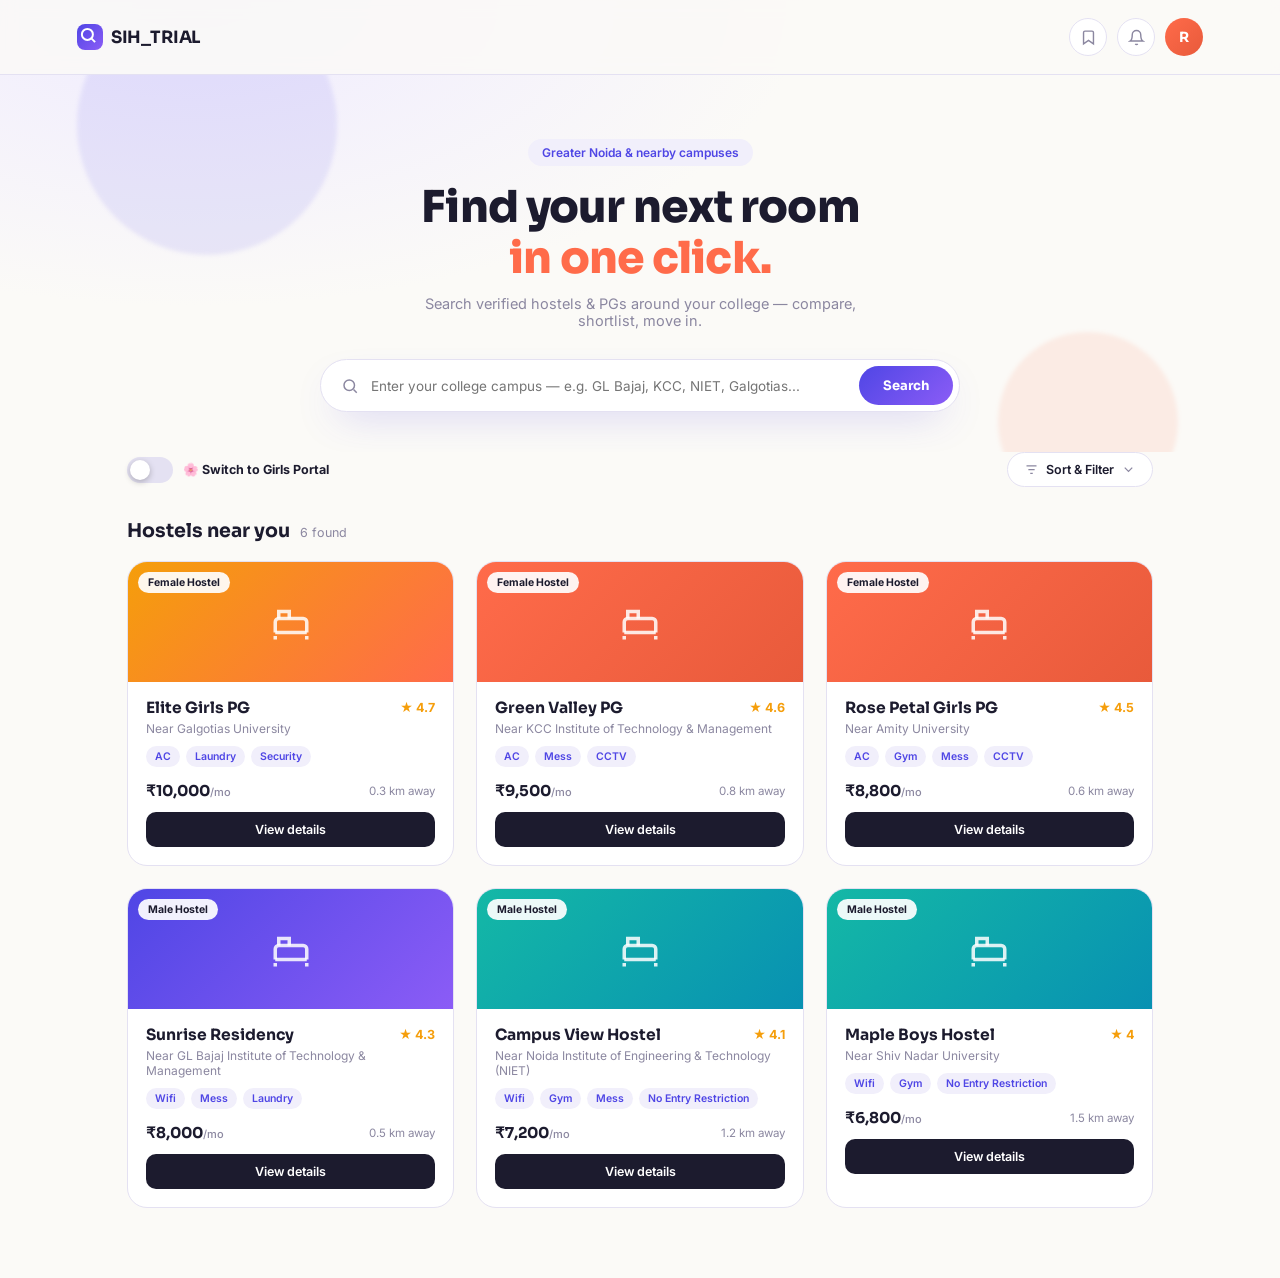
<file: home.html>
<!DOCTYPE html>
<html lang="en">
<head>
  <meta charset="UTF-8" />
  <meta name="viewport" content="width=device-width, initial-scale=1.0" />
  <title>SIH_TRIAL — find your hostel</title>

  <link rel="preconnect" href="https://fonts.googleapis.com">
  <link href="https://fonts.googleapis.com/css2?family=Sora:wght@400;600;700;800&family=Inter:wght@400;500;600&family=JetBrains+Mono:wght@500&display=swap" rel="stylesheet">

  <link rel="stylesheet" href="home.css">
</head>
<body>

  <!-- NAVBAR -->
  <header class="navbar">
    <div class="brand"><div class="mark"></div><span>SIH_TRIAL</span></div>
    <div class="nav-actions">
      <button class="icon-btn" title="Saved hostels">
        <svg viewBox="0 0 24 24" fill="none" stroke-width="2"><path d="M19 21l-7-5-7 5V5a2 2 0 012-2h10a2 2 0 012 2z"/></svg>
      </button>
      <button class="icon-btn" title="Notifications">
        <svg viewBox="0 0 24 24" fill="none" stroke-width="2"><path d="M18 8a6 6 0 10-12 0c0 7-3 9-3 9h18s-3-2-3-9"/><path d="M13.7 21a2 2 0 01-3.4 0"/></svg>
      </button>
      <div class="avatar">R</div>
    </div>
  </header>

  <!-- HERO / SEARCH -->
  <section class="hero">
    <div class="hero-blob hb1"></div>
    <div class="hero-blob hb2"></div>
    <div class="hearts-fx only-girls" aria-hidden="true">
      
    </div>

    <p class="eyebrow only-default">Greater Noida &amp; nearby campuses</p>
    <p class="eyebrow only-girls">✨ Girls Safety Portal ✨</p>

    <h1 class="only-default">Find your next room<br /><span>in one click.</span></h1>
    <h1 class="only-girls">Find a Home <br /><span>not just a room.</span></h1>

    <p class="hero-sub only-default">Search verified hostels &amp; PGs around your college — compare, shortlist, move in.</p>
    <p class="hero-sub only-girls">Handpicked, women-only stays — verified for safety, comfort and peace of mind.</p>

    <div class="search-bar">
      <svg viewBox="0 0 24 24" fill="none" stroke-width="2"><circle cx="11" cy="11" r="7"/><path d="M21 21l-4.3-4.3"/></svg>
      <input id="searchInput" type="text" placeholder="Enter your college campus — e.g. GL Bajaj, KCC, NIET, Galgotias..." />
      <button id="searchBtn" class="search-btn">Search</button>
    </div>

    <p class="girls-quote only-girls">"We treat every girl like our own daughter — safety, care and love<br> welcome to new home" 💗</p>
  </section>

  <!-- FILTERS -->
  <section class="filters">
    <label class="girls-toggle">
      <input type="checkbox" id="girlsModeToggle" />
      <span class="toggle-track"><span class="toggle-thumb"></span></span>
      <span class="toggle-label only-default">🌸 Switch to Girls Portal</span>
      <span class="toggle-label only-girls">Girls Portal is ON</span>
    </label>

    <div class="filter-dropdown" id="filterDropdown">
      <button class="dropdown-toggle" id="dropdownToggle" type="button">
        <svg viewBox="0 0 24 24" fill="none" stroke-width="2"><path d="M4 6h16M7 12h10M10 18h4"/></svg>
        Sort &amp; Filter
        <svg viewBox="0 0 24 24" fill="none" stroke-width="2"><path d="M6 9l6 6 6-6"/></svg>
      </button>

      <div class="dropdown-panel" id="dropdownPanel" hidden>
        <div class="panel-section">
          <h4>Sort by</h4>
          <label><input type="radio" name="sortOpt" value="review" checked /> Review (High to Low)</label>
          <label><input type="radio" name="sortOpt" value="distance" /> Distance (Near to Far)</label>
          <label><input type="radio" name="sortOpt" value="feeLow" /> Fee (Low to High)</label>
          <label><input type="radio" name="sortOpt" value="feeHigh" /> Fee (High to Low)</label>
        </div>

        <div class="panel-section">
          <h4>Amenities</h4>
          <label><input type="checkbox" id="gymFilter" /> Gym availability</label>
          <label><input type="checkbox" id="noRestrictionFilter" /> No entry restriction</label>
        </div>

        <div class="panel-section">
          <h4>Max Fee: <span id="feeValue">₹15,000</span></h4>
          <input type="range" id="feeRange" min="5000" max="15000" step="500" value="15000" />
        </div>

        <div class="panel-actions">
          <button class="reset-btn" id="resetFilters" type="button">Reset</button>
          <button class="apply-btn" id="applyFilters" type="button">Apply</button>
        </div>
      </div>
    </div>
  </section>

  <!-- RESULTS -->
  <section class="results">
    <div class="results-head">
      <h2 class="only-default">Hostels near you</h2>
      <h2 class="only-girls">💕 Hostels chosen for our girls</h2>
      <span id="resultCount" class="result-count"></span>
    </div>
    <div class="hostel-grid" id="hostelGrid"><!-- cards injected by home.js --></div>
    <p class="empty-state" id="emptyState" hidden>No hostels match that search — try a different college name.</p>
  </section>

  <script src="home.js"></script>
</body>
</html>
</file>
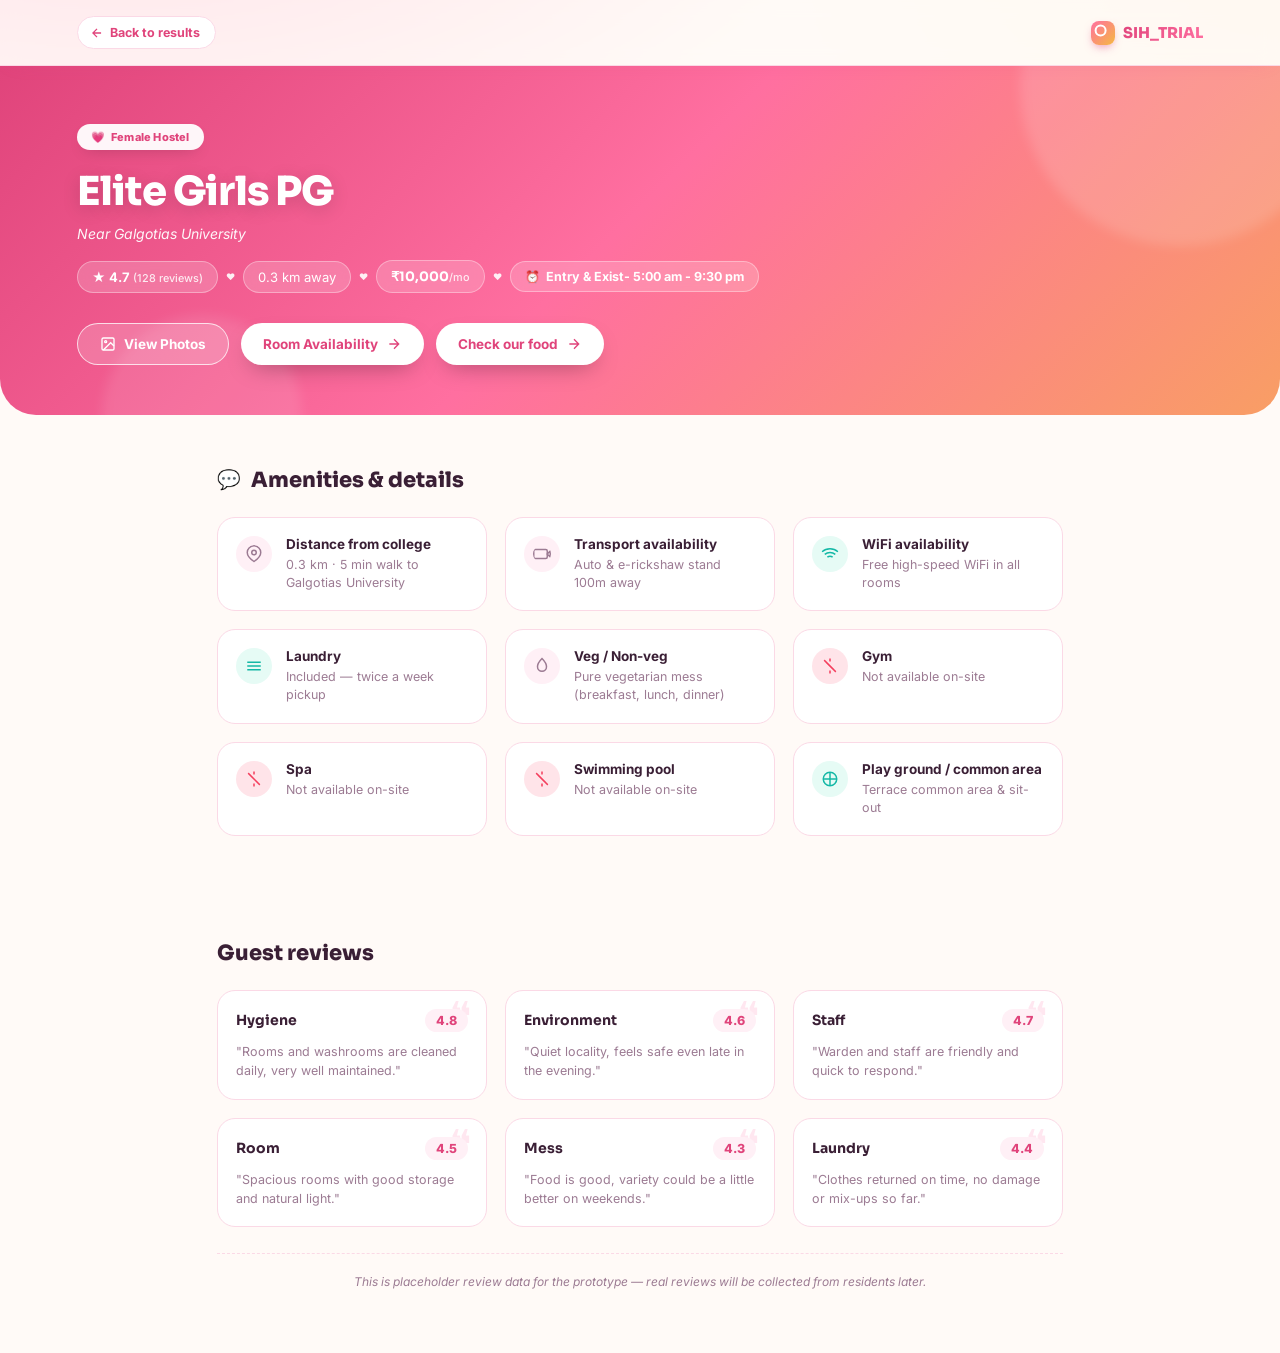
<file: hostel detail.html>
<!DOCTYPE html>
<html lang="en">
<head>
  <meta charset="UTF-8" />
  <meta name="viewport" content="width=device-width, initial-scale=1.0" />
  <title>Elite Girls PG — SIH_TRIAL</title>

  <link rel="preconnect" href="https://fonts.googleapis.com">
  <link href="https://fonts.googleapis.com/css2?family=Sora:wght@400;600;700;800&family=Inter:wght@400;500;600&family=JetBrains+Mono:wght@500&display=swap" rel="stylesheet">

  <link rel="stylesheet" href="hostel detail.css">
</head>
<body>

  <!-- NAVBAR -->
  <header class="navbar">
    <a href="home.html" class="back-btn">
      <svg viewBox="0 0 24 24" fill="none" stroke-width="2.2"><path d="M19 12H5M12 19l-7-7 7-7"/></svg>
      Back to results
    </a>
    <div class="brand"><div class="mark"></div><span>SIH_TRIAL</span></div>
  </header>

  <!-- HERO BANNER -->
  <section class="detail-hero grad-4">
    <div class="hero-content">
      <span class="gender-badge">Female Hostel</span>
      <h1>Elite Girls PG</h1>
      <p class="near">Near Galgotias University</p>
      <div class="hero-meta">
        <span class="rating">★ 4.7 <small>(128 reviews)</small></span>
        <span class="dot">•</span>
        <span>0.3 km away</span>
        <span class="dot">•</span>
        <span class="price">₹10,000<small>/mo</small></span>
        <span class="dot">•</span>
        <span class="timing">Entry & Exist- 5:00 am - 9:30 pm</span>
      </div>
      <div class="hero-actions">
        <button class="ghost-action" id="viewPhotosBtn">
          <svg viewBox="0 0 24 24" fill="none" stroke-width="2"><rect x="3" y="3" width="18" height="18" rx="2"/><circle cx="8.5" cy="8.5" r="1.5"/><path d="M21 15l-5-5L5 21"/></svg>
          View Photos
        </button>
        <a href='room availability.html' class="solid-action">
          Room Availability
          <svg viewBox="0 0 24 24" fill="none" stroke-width="2"><path d="M5 12h14M12 5l7 7-7 7"/></svg>
        </a>
        <a href='mess.html' class="solid-action">
          Check our food
          <svg viewBox="0 0 24 24" fill="none" stroke-width="2"><path d="M5 12h14M12 5l7 7-7 7"/></svg>
        </a>
      </div>
    </div>
  </section>

  <!-- AMENITIES -->
  <section class="section">
    <h2>Amenities &amp; details</h2>
    <div class="amenities-grid">
      <div class="amenity">
        <svg viewBox="0 0 24 24" fill="none" stroke-width="2"><path d="M21 10c0 6-9 12-9 12S3 16 3 10a9 9 0 0118 0z"/><circle cx="12" cy="10" r="3"/></svg>
        <div><h4>Distance from college</h4><p>0.3 km · 5 min walk to Galgotias University</p></div>
      </div>
      <div class="amenity">
        <svg viewBox="0 0 24 24" fill="none" stroke-width="2"><rect x="1" y="6" width="18" height="12" rx="2"/><path d="M23 8v8l-4-4z"/></svg>
        <div><h4>Transport availability</h4><p>Auto &amp; e-rickshaw stand 100m away</p></div>
      </div>
      <div class="amenity yes">
        <svg viewBox="0 0 24 24" fill="none" stroke-width="2"><path d="M5 12.55a11 11 0 0114.08 0M1.42 9a16 16 0 0121.16 0M8.53 16.11a6 6 0 016.95 0M12 20h.01"/></svg>
        <div><h4>WiFi availability</h4><p>Free high-speed WiFi in all rooms</p></div>
      </div>
      <div class="amenity yes">
        <svg viewBox="0 0 24 24" fill="none" stroke-width="2"><path d="M3 7h18M3 12h18M3 17h18"/></svg>
        <div><h4>Laundry</h4><p>Included — twice a week pickup</p></div>
      </div>
      <div class="amenity">
        <svg viewBox="0 0 24 24" fill="none" stroke-width="2"><path d="M12 2C8 6 6 9 6 13a6 6 0 0012 0c0-4-2-7-6-11z"/></svg>
        <div><h4>Veg / Non-veg</h4><p>Pure vegetarian mess (breakfast, lunch, dinner)</p></div>
      </div>
      <div class="amenity no">
        <svg viewBox="0 0 24 24" fill="none" stroke-width="2"><path d="M6.5 6.5l11 11M12 2v4M12 18v4M4.2 4.2l2.8 2.8M17 17l2.8 2.8"/></svg>
        <div><h4>Gym</h4><p>Not available on-site</p></div>
      </div>
      <div class="amenity no">
        <svg viewBox="0 0 24 24" fill="none" stroke-width="2"><path d="M6.5 6.5l11 11M12 2v4M12 18v4M4.2 4.2l2.8 2.8M17 17l2.8 2.8"/></svg>
        <div><h4>Spa</h4><p>Not available on-site</p></div>
      </div>
      <div class="amenity no">
        <svg viewBox="0 0 24 24" fill="none" stroke-width="2"><path d="M6.5 6.5l11 11M12 2v4M12 18v4M4.2 4.2l2.8 2.8M17 17l2.8 2.8"/></svg>
        <div><h4>Swimming pool</h4><p>Not available on-site</p></div>
      </div>
      <div class="amenity yes">
        <svg viewBox="0 0 24 24" fill="none" stroke-width="2"><circle cx="12" cy="12" r="9"/><path d="M12 3v18M3 12h18"/></svg>
        <div><h4>Play ground / common area</h4><p>Terrace common area &amp; sit-out</p></div>
      </div>
    </div>
  </section>

  <!-- REVIEWS -->
  <section class="section">
    <h2>Guest reviews</h2>
    <div class="review-grid">
      <div class="review-card">
        <div class="review-top"><h4>Hygiene</h4><span class="review-score">4.8</span></div>
        <p>"Rooms and washrooms are cleaned daily, very well maintained."</p>
      </div>
      <div class="review-card">
        <div class="review-top"><h4>Environment</h4><span class="review-score">4.6</span></div>
        <p>"Quiet locality, feels safe even late in the evening."</p>
      </div>
      <div class="review-card">
        <div class="review-top"><h4>Staff</h4><span class="review-score">4.7</span></div>
        <p>"Warden and staff are friendly and quick to respond."</p>
      </div>
      <div class="review-card">
        <div class="review-top"><h4>Room</h4><span class="review-score">4.5</span></div>
        <p>"Spacious rooms with good storage and natural light."</p>
      </div>
      <div class="review-card">
        <div class="review-top"><h4>Mess</h4><span class="review-score">4.3</span></div>
        <p>"Food is good, variety could be a little better on weekends."</p>
      </div>
      <div class="review-card">
        <div class="review-top"><h4>Laundry</h4><span class="review-score">4.4</span></div>
        <p>"Clothes returned on time, no damage or mix-ups so far."</p>
      </div>
    </div>
    <p class="trial-note">This is placeholder review data for the prototype — real reviews will be collected from residents later.</p>
  </section>

  <!-- PHOTO MODAL -->
  <div class="modal-overlay" id="photoModal" hidden>
    <div class="modal-box">
      <button class="modal-close" id="closePhotoModal">&times;</button>
      <svg class="modal-icon" viewBox="0 0 24 24" fill="none" stroke-width="1.6"><rect x="3" y="3" width="18" height="18" rx="2"/><circle cx="8.5" cy="8.5" r="1.5"/><path d="M21 15l-5-5L5 21"/></svg>
      <h3>Photo gallery coming soon</h3>
      <p>This will pull real hostel photos from Google Drive once it's connected. For now, this is just a placeholder.</p>
    </div>
  </div>

  <script src="hostel detail.js"></script>
</body>
</html>
</file>
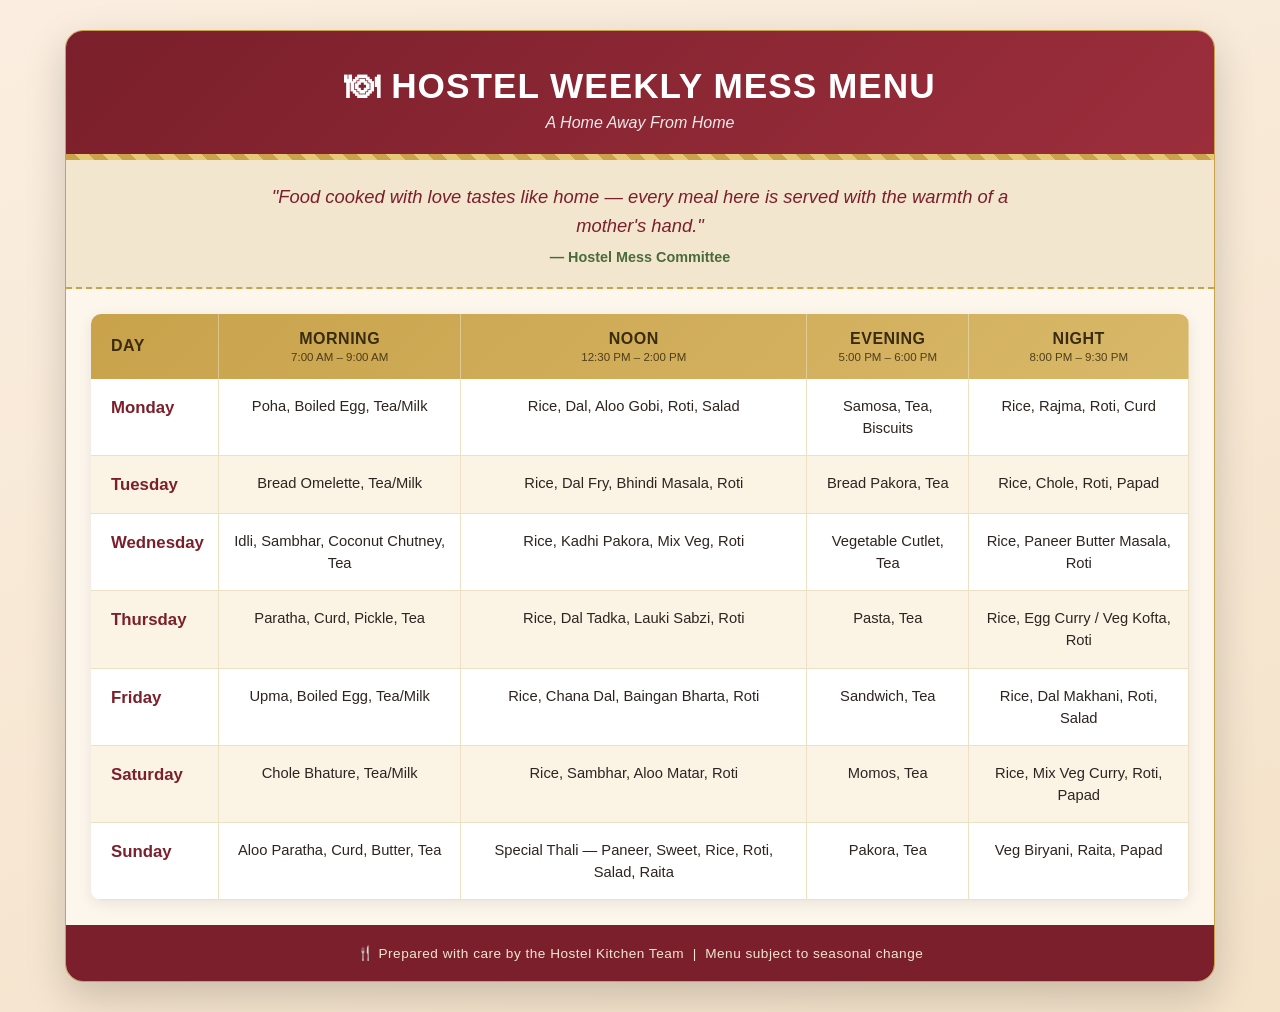
<file: mess.html>
<!DOCTYPE html>
<html lang="en">
<head>
<meta charset="UTF-8">
<meta name="viewport" content="width=device-width, initial-scale=1.0">
<title>Hostel Weekly Mess Menu</title>
<style>
  :root{
    --maroon:#7a1f2b;
    --gold:#c9a24b;
    --cream:#fdf6ec;
    --cream-dark:#f3e6cf;
    --ink:#2e2420;
    --green:#4a6b3a;
  }

  *{box-sizing:border-box; margin:0; padding:0;}

  body{
    font-family:'Segoe UI', Tahoma, Geneva, Verdana, sans-serif;
    background: linear-gradient(160deg, #fbeee0, #f4e2c9);
    color:var(--ink);
    padding:30px 15px;
    min-height:100vh;
  }

  .wrapper{
    max-width:1150px;
    margin:0 auto;
    background:var(--cream);
    border-radius:18px;
    box-shadow:0 15px 40px rgba(0,0,0,0.18);
    overflow:hidden;
    border:1px solid var(--gold);
  }

  header{
    background: linear-gradient(135deg, var(--maroon), #9c2e3c);
    color:#fff;
    text-align:center;
    padding:35px 20px 28px;
    position:relative;
  }

  header::after{
    content:"";
    position:absolute;
    bottom:0; left:0; right:0;
    height:6px;
    background: repeating-linear-gradient(45deg, var(--gold) 0 10px, #e6c877 10px 20px);
  }

  header h1{
    font-size:2.2rem;
    letter-spacing:1px;
    text-transform:uppercase;
    font-weight:700;
  }

  header p.sub{
    margin-top:8px;
    font-size:1rem;
    opacity:0.9;
    font-style:italic;
  }

  .quote-box{
    background:var(--cream-dark);
    text-align:center;
    padding:22px 25px;
    border-bottom:2px dashed var(--gold);
  }

  .quote-box p{
    font-size:1.15rem;
    font-style:italic;
    color:var(--maroon);
    max-width:750px;
    margin:0 auto;
    line-height:1.6;
  }

  .quote-box span{
    display:block;
    margin-top:8px;
    font-size:0.9rem;
    color:var(--green);
    font-weight:600;
    font-style:normal;
  }

  .table-container{
    overflow-x:auto;
    padding:25px;
  }

  table{
    width:100%;
    border-collapse:collapse;
    min-width:900px;
    background:#fff;
    border-radius:10px;
    overflow:hidden;
    box-shadow:0 4px 15px rgba(0,0,0,0.08);
  }

  thead tr{
    background: linear-gradient(135deg, var(--gold), #d8b869);
    color:#3a2c10;
  }

  thead th{
    padding:16px 12px;
    text-align:center;
    font-size:1rem;
    text-transform:uppercase;
    letter-spacing:0.5px;
    border-right:1px solid rgba(255,255,255,0.35);
  }

  thead th:first-child{
    text-align:left;
    padding-left:20px;
    width:110px;
  }

  tbody tr{
    border-bottom:1px solid #eee0c4;
    transition:background 0.25s ease;
  }

  tbody tr:nth-child(even){
    background:#fbf4e5;
  }

  tbody tr:hover{
    background:#f3e0c0;
  }

  tbody td{
    padding:16px 14px;
    text-align:center;
    vertical-align:top;
    border-right:1px solid #eee0c4;
    font-size:0.92rem;
    line-height:1.5;
  }

  tbody td:first-child{
    text-align:left;
    padding-left:20px;
  }

  .day-name{
    font-weight:700;
    color:var(--maroon);
    font-size:1.05rem;
    display:block;
  }

  .meal-time{
    display:block;
    font-size:0.72rem;
    color:var(--green);
    font-weight:600;
    margin-bottom:4px;
    text-transform:uppercase;
    letter-spacing:0.4px;
  }

  .time-header-sub{
    display:block;
    font-size:0.72rem;
    font-weight:400;
    opacity:0.85;
    margin-top:3px;
    text-transform:none;
    letter-spacing:0;
  }

  footer{
    text-align:center;
    padding:20px;
    background:var(--maroon);
    color:var(--cream-dark);
    font-size:0.85rem;
    letter-spacing:0.5px;
  }

  @media (max-width:600px){
    header h1{font-size:1.5rem;}
    .quote-box p{font-size:1rem;}
  }
</style>
</head>
<body>

<div class="wrapper">

  <header>
    <h1>🍽 Hostel Weekly Mess Menu</h1>
    <p class="sub">A Home Away From Home</p>
  </header>

  <div class="quote-box">
    <p>"Food cooked with love tastes like home — every meal here is served with the warmth of a mother's hand."</p>
    <span>— Hostel Mess Committee</span>
  </div>

  <div class="table-container">
    <table>
      <thead>
        <tr>
          <th>Day</th>
          <th>Morning<span class="time-header-sub">7:00 AM – 9:00 AM</span></th>
          <th>Noon<span class="time-header-sub">12:30 PM – 2:00 PM</span></th>
          <th>Evening<span class="time-header-sub">5:00 PM – 6:00 PM</span></th>
          <th>Night<span class="time-header-sub">8:00 PM – 9:30 PM</span></th>
        </tr>
      </thead>
      <tbody>

        <tr>
          <td><span class="day-name">Monday</span></td>
          <td>Poha, Boiled Egg, Tea/Milk</td>
          <td>Rice, Dal, Aloo Gobi, Roti, Salad</td>
          <td>Samosa, Tea, Biscuits</td>
          <td>Rice, Rajma, Roti, Curd</td>
        </tr>

        <tr>
          <td><span class="day-name">Tuesday</span></td>
          <td>Bread Omelette, Tea/Milk</td>
          <td>Rice, Dal Fry, Bhindi Masala, Roti</td>
          <td>Bread Pakora, Tea</td>
          <td>Rice, Chole, Roti, Papad</td>
        </tr>

        <tr>
          <td><span class="day-name">Wednesday</span></td>
          <td>Idli, Sambhar, Coconut Chutney, Tea</td>
          <td>Rice, Kadhi Pakora, Mix Veg, Roti</td>
          <td>Vegetable Cutlet, Tea</td>
          <td>Rice, Paneer Butter Masala, Roti</td>
        </tr>

        <tr>
          <td><span class="day-name">Thursday</span></td>
          <td>Paratha, Curd, Pickle, Tea</td>
          <td>Rice, Dal Tadka, Lauki Sabzi, Roti</td>
          <td>Pasta, Tea</td>
          <td>Rice, Egg Curry / Veg Kofta, Roti</td>
        </tr>

        <tr>
          <td><span class="day-name">Friday</span></td>
          <td>Upma, Boiled Egg, Tea/Milk</td>
          <td>Rice, Chana Dal, Baingan Bharta, Roti</td>
          <td>Sandwich, Tea</td>
          <td>Rice, Dal Makhani, Roti, Salad</td>
        </tr>

        <tr>
          <td><span class="day-name">Saturday</span></td>
          <td>Chole Bhature, Tea/Milk</td>
          <td>Rice, Sambhar, Aloo Matar, Roti</td>
          <td>Momos, Tea</td>
          <td>Rice, Mix Veg Curry, Roti, Papad</td>
        </tr>

        <tr>
          <td><span class="day-name">Sunday</span></td>
          <td>Aloo Paratha, Curd, Butter, Tea</td>
          <td>Special Thali — Paneer, Sweet, Rice, Roti, Salad, Raita</td>
          <td>Pakora, Tea</td>
          <td>Veg Biryani, Raita, Papad</td>
        </tr>

      </tbody>
    </table>
  </div>

  <footer>
    🍴 Prepared with care by the Hostel Kitchen Team &nbsp;|&nbsp; Menu subject to seasonal change
  </footer>

</div>

</body>
</html>
</file>
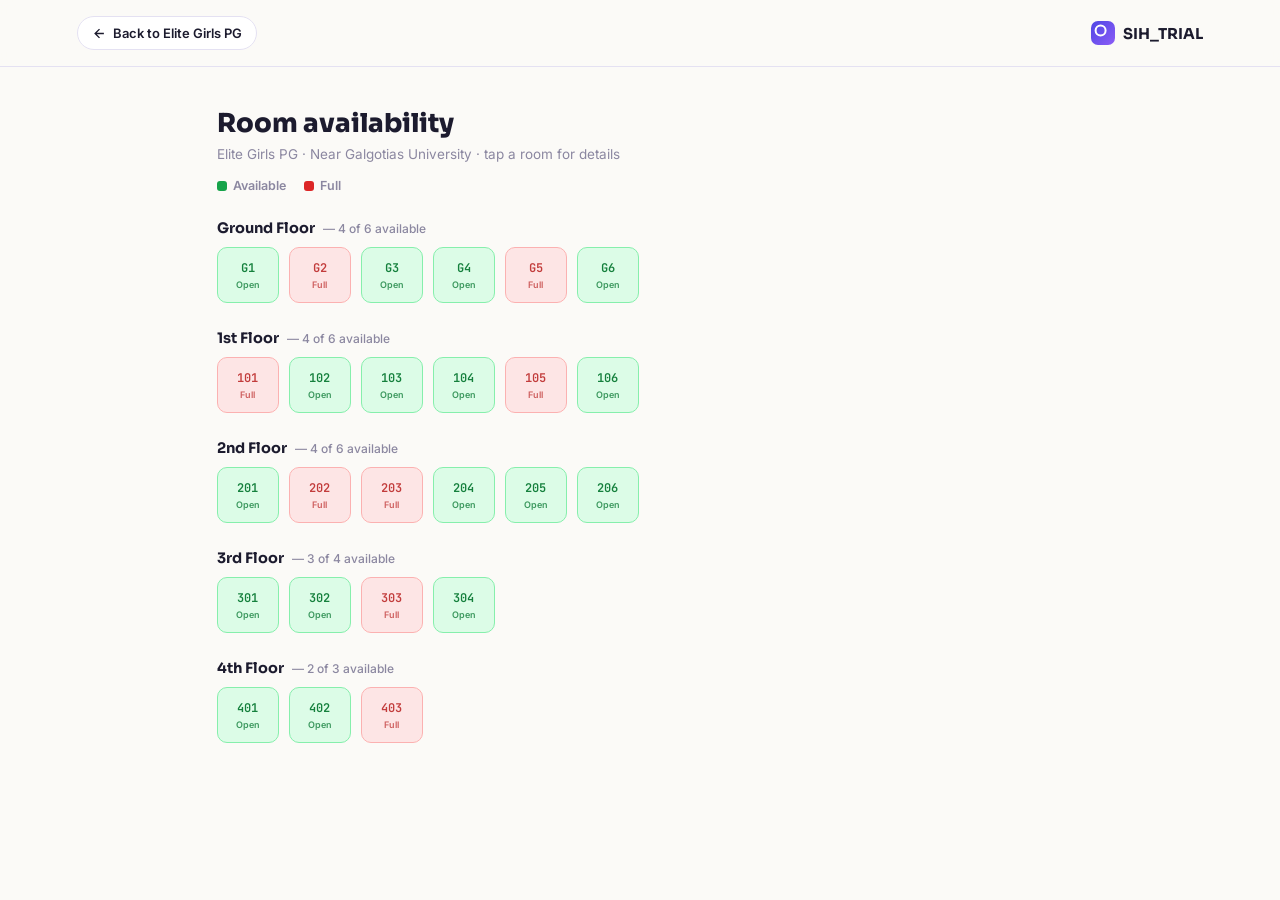
<file: room availability.html>
<!DOCTYPE html>
<html lang="en">
<head>
  <meta charset="UTF-8" />
  <meta name="viewport" content="width=device-width, initial-scale=1.0" />
  <title>Room Availability — Elite Girls PG</title>

  <link rel="preconnect" href="https://fonts.googleapis.com">
  <link href="https://fonts.googleapis.com/css2?family=Sora:wght@400;600;700;800&family=Inter:wght@400;500;600&family=JetBrains+Mono:wght@500&display=swap" rel="stylesheet">

  <link rel="stylesheet" href="room availability.css">
</head>
<body>

  <header class="navbar">
    <a href="hostel detail.html" class="back-btn">
      <svg viewBox="0 0 24 24" fill="none" stroke-width="2.2"><path d="M19 12H5M12 19l-7-7 7-7"/></svg>
      Back to Elite Girls PG
    </a>
    <div class="brand"><div class="mark"></div><span>SIH_TRIAL</span></div>
  </header>

  <section class="page-head">
    <h1>Room availability</h1>
    <p>Elite Girls PG · Near Galgotias University · tap a room for details</p>
    <div class="legend">
      <span class="legend-item"><i class="dot available"></i> Available</span>
      <span class="legend-item"><i class="dot full"></i> Full</span>
    </div>
  </section>

  <section class="floors" id="floors"><!-- rendered by room-availability.js --></section>

  <!-- ROOM DETAIL MODAL -->
  <div class="modal-overlay" id="roomModal" hidden>
    <div class="modal-box">
      <button class="modal-close" id="closeRoomModal">&times;</button>
      <span class="modal-room-badge" id="modalRoomNo"></span>
      <h3 id="modalStatus"></h3>
      <div class="modal-details" id="modalDetails"></div>
      <button class="modal-cta" id="modalCta">Enquire about this room</button>
    </div>
  </div>

  <script src="room availability.js"></script>
</body>
</html>
</file>
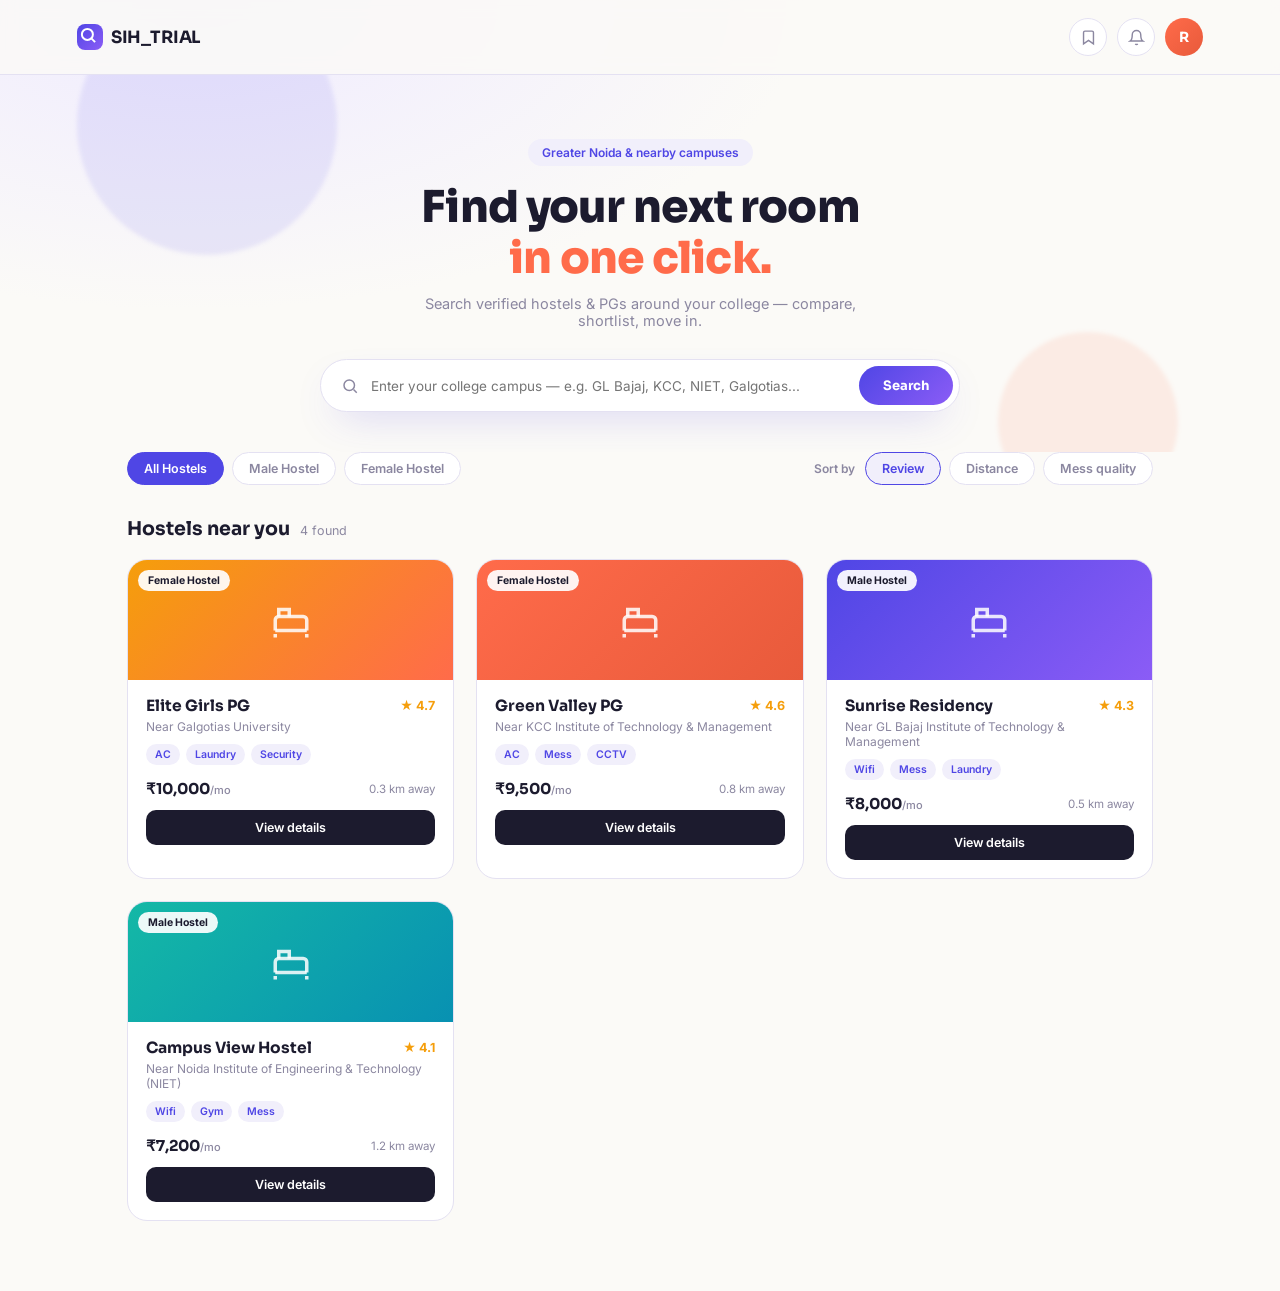
<file: SIH_project/home.html>
<!DOCTYPE html>
<html lang="en">
<head>
  <meta charset="UTF-8" />
  <meta name="viewport" content="width=device-width, initial-scale=1.0" />
  <title>SIH_TRIAL — find your hostel</title>

  <link rel="preconnect" href="https://fonts.googleapis.com">
  <link href="https://fonts.googleapis.com/css2?family=Sora:wght@400;600;700;800&family=Inter:wght@400;500;600&family=JetBrains+Mono:wght@500&display=swap" rel="stylesheet">

  <link rel="stylesheet" href="home.css">
</head>
<body>

  <!-- NAVBAR -->
  <header class="navbar">
    <div class="brand"><div class="mark"></div><span>SIH_TRIAL</span></div>
    <div class="nav-actions">
      <button class="icon-btn" title="Saved hostels">
        <svg viewBox="0 0 24 24" fill="none" stroke-width="2"><path d="M19 21l-7-5-7 5V5a2 2 0 012-2h10a2 2 0 012 2z"/></svg>
      </button>
      <button class="icon-btn" title="Notifications">
        <svg viewBox="0 0 24 24" fill="none" stroke-width="2"><path d="M18 8a6 6 0 10-12 0c0 7-3 9-3 9h18s-3-2-3-9"/><path d="M13.7 21a2 2 0 01-3.4 0"/></svg>
      </button>
      <div class="avatar">R</div>
    </div>
  </header>

  <!-- HERO / SEARCH -->
  <section class="hero">
    <div class="hero-blob hb1"></div>
    <div class="hero-blob hb2"></div>
    <p class="eyebrow">Greater Noida &amp; nearby campuses</p>
    <h1>Find your next room<br /><span>in one click.</span></h1>
    <p class="hero-sub">Search verified hostels &amp; PGs around your college — compare, shortlist, move in.</p>

    <div class="search-bar">
      <svg viewBox="0 0 24 24" fill="none" stroke-width="2"><circle cx="11" cy="11" r="7"/><path d="M21 21l-4.3-4.3"/></svg>
      <input id="searchInput" type="text" placeholder="Enter your college campus — e.g. GL Bajaj, KCC, NIET, Galgotias..." />
      <button id="searchBtn" class="search-btn">Search</button>
    </div>
  </section>

  <!-- FILTERS -->
  <section class="filters">
    <div class="filter-group" id="genderGroup">
      <button class="chip active" data-gender="all">All Hostels</button>
      <button class="chip" data-gender="male">Male Hostel</button>
      <button class="chip" data-gender="female">Female Hostel</button>
    </div>
    <div class="filter-group sort-group" id="sortGroup">
      <span class="sort-label">Sort by</span>
      <button class="sort-chip active" data-sort="review">Review</button>
      <button class="sort-chip" data-sort="distance">Distance</button>
      <button class="sort-chip" data-sort="mess">Mess quality</button>
    </div>
  </section>

  <!-- RESULTS -->
  <section class="results">
    <div class="results-head">
      <h2>Hostels near you</h2>
      <span id="resultCount" class="result-count"></span>
    </div>
    <div class="hostel-grid" id="hostelGrid"><!-- cards injected by home.js --></div>
    <p class="empty-state" id="emptyState" hidden>No hostels match that search — try a different college name.</p>
  </section>

  <script src="home.js"></script>
</body>
</html>
</file>
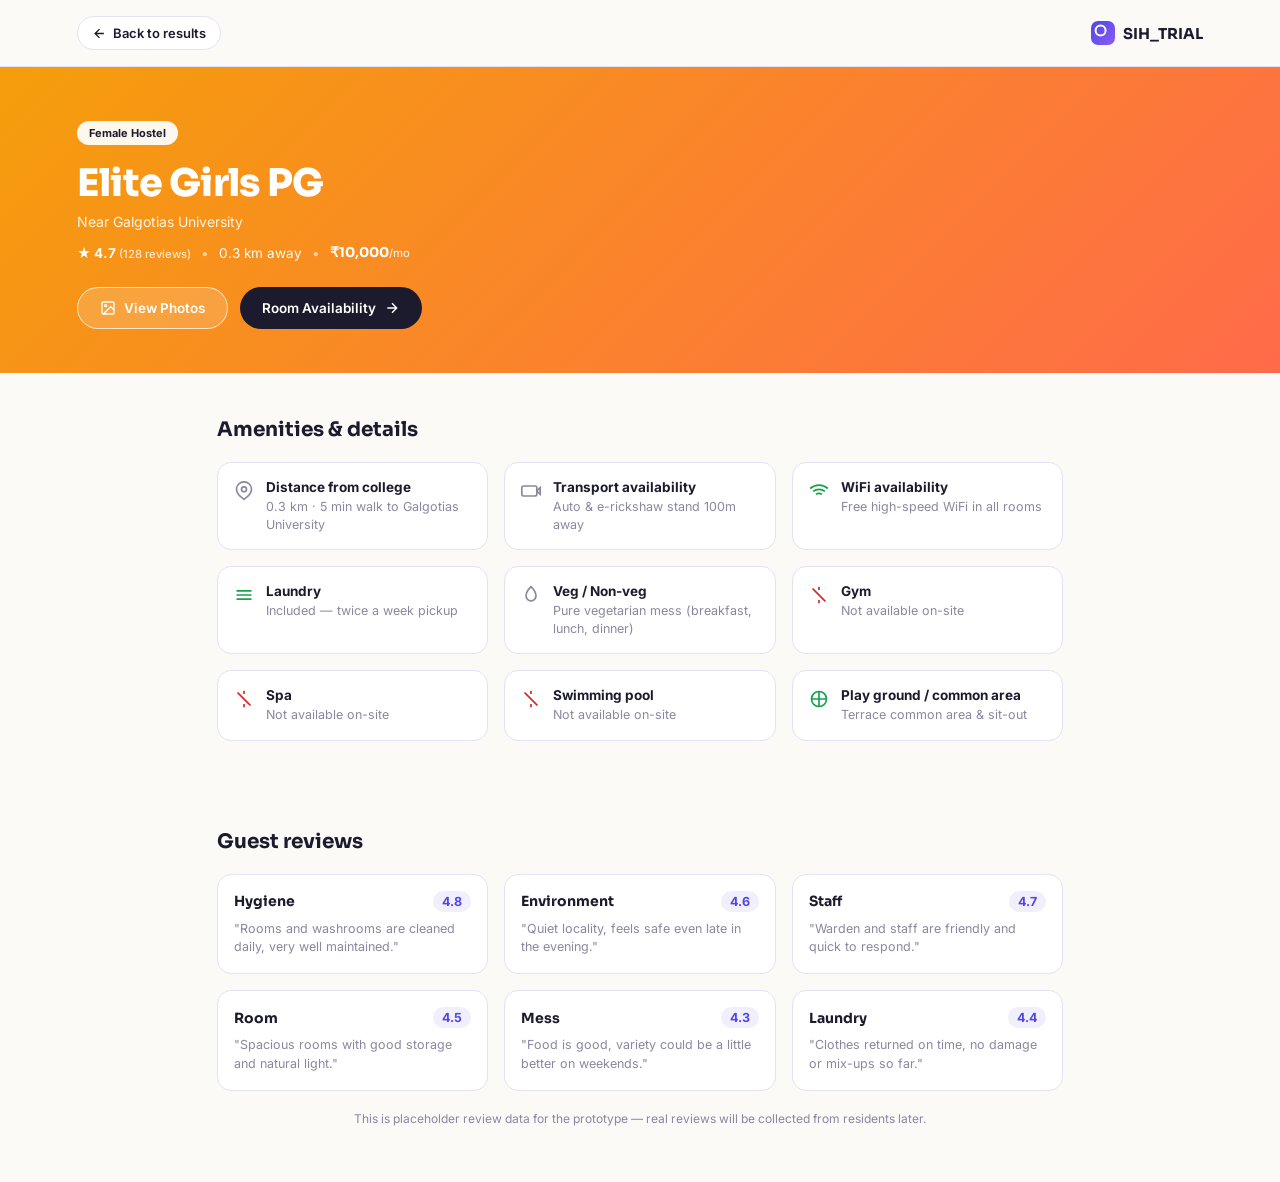
<file: SIH_project/hostel detail.html>
<!DOCTYPE html>
<html lang="en">
<head>
  <meta charset="UTF-8" />
  <meta name="viewport" content="width=device-width, initial-scale=1.0" />
  <title>Elite Girls PG — SIH_TRIAL</title>

  <link rel="preconnect" href="https://fonts.googleapis.com">
  <link href="https://fonts.googleapis.com/css2?family=Sora:wght@400;600;700;800&family=Inter:wght@400;500;600&family=JetBrains+Mono:wght@500&display=swap" rel="stylesheet">

  <link rel="stylesheet" href="hostel detail.css">
</head>
<body>

  <!-- NAVBAR -->
  <header class="navbar">
    <a href="home.html" class="back-btn">
      <svg viewBox="0 0 24 24" fill="none" stroke-width="2.2"><path d="M19 12H5M12 19l-7-7 7-7"/></svg>
      Back to results
    </a>
    <div class="brand"><div class="mark"></div><span>SIH_TRIAL</span></div>
  </header>

  <!-- HERO BANNER -->
  <section class="detail-hero grad-4">
    <div class="hero-content">
      <span class="gender-badge">Female Hostel</span>
      <h1>Elite Girls PG</h1>
      <p class="near">Near Galgotias University</p>
      <div class="hero-meta">
        <span class="rating">★ 4.7 <small>(128 reviews)</small></span>
        <span class="dot">•</span>
        <span>0.3 km away</span>
        <span class="dot">•</span>
        <span class="price">₹10,000<small>/mo</small></span>
      </div>
      <div class="hero-actions">
        <button class="ghost-action" id="viewPhotosBtn">
          <svg viewBox="0 0 24 24" fill="none" stroke-width="2"><rect x="3" y="3" width="18" height="18" rx="2"/><circle cx="8.5" cy="8.5" r="1.5"/><path d="M21 15l-5-5L5 21"/></svg>
          View Photos
        </button>
        <a href='room availability.html' class="solid-action">
          Room Availability
          <svg viewBox="0 0 24 24" fill="none" stroke-width="2"><path d="M5 12h14M12 5l7 7-7 7"/></svg>
        </a>
      </div>
    </div>
  </section>

  <!-- AMENITIES -->
  <section class="section">
    <h2>Amenities &amp; details</h2>
    <div class="amenities-grid">
      <div class="amenity">
        <svg viewBox="0 0 24 24" fill="none" stroke-width="2"><path d="M21 10c0 6-9 12-9 12S3 16 3 10a9 9 0 0118 0z"/><circle cx="12" cy="10" r="3"/></svg>
        <div><h4>Distance from college</h4><p>0.3 km · 5 min walk to Galgotias University</p></div>
      </div>
      <div class="amenity">
        <svg viewBox="0 0 24 24" fill="none" stroke-width="2"><rect x="1" y="6" width="18" height="12" rx="2"/><path d="M23 8v8l-4-4z"/></svg>
        <div><h4>Transport availability</h4><p>Auto &amp; e-rickshaw stand 100m away</p></div>
      </div>
      <div class="amenity yes">
        <svg viewBox="0 0 24 24" fill="none" stroke-width="2"><path d="M5 12.55a11 11 0 0114.08 0M1.42 9a16 16 0 0121.16 0M8.53 16.11a6 6 0 016.95 0M12 20h.01"/></svg>
        <div><h4>WiFi availability</h4><p>Free high-speed WiFi in all rooms</p></div>
      </div>
      <div class="amenity yes">
        <svg viewBox="0 0 24 24" fill="none" stroke-width="2"><path d="M3 7h18M3 12h18M3 17h18"/></svg>
        <div><h4>Laundry</h4><p>Included — twice a week pickup</p></div>
      </div>
      <div class="amenity">
        <svg viewBox="0 0 24 24" fill="none" stroke-width="2"><path d="M12 2C8 6 6 9 6 13a6 6 0 0012 0c0-4-2-7-6-11z"/></svg>
        <div><h4>Veg / Non-veg</h4><p>Pure vegetarian mess (breakfast, lunch, dinner)</p></div>
      </div>
      <div class="amenity no">
        <svg viewBox="0 0 24 24" fill="none" stroke-width="2"><path d="M6.5 6.5l11 11M12 2v4M12 18v4M4.2 4.2l2.8 2.8M17 17l2.8 2.8"/></svg>
        <div><h4>Gym</h4><p>Not available on-site</p></div>
      </div>
      <div class="amenity no">
        <svg viewBox="0 0 24 24" fill="none" stroke-width="2"><path d="M6.5 6.5l11 11M12 2v4M12 18v4M4.2 4.2l2.8 2.8M17 17l2.8 2.8"/></svg>
        <div><h4>Spa</h4><p>Not available on-site</p></div>
      </div>
      <div class="amenity no">
        <svg viewBox="0 0 24 24" fill="none" stroke-width="2"><path d="M6.5 6.5l11 11M12 2v4M12 18v4M4.2 4.2l2.8 2.8M17 17l2.8 2.8"/></svg>
        <div><h4>Swimming pool</h4><p>Not available on-site</p></div>
      </div>
      <div class="amenity yes">
        <svg viewBox="0 0 24 24" fill="none" stroke-width="2"><circle cx="12" cy="12" r="9"/><path d="M12 3v18M3 12h18"/></svg>
        <div><h4>Play ground / common area</h4><p>Terrace common area &amp; sit-out</p></div>
      </div>
    </div>
  </section>

  <!-- REVIEWS -->
  <section class="section">
    <h2>Guest reviews</h2>
    <div class="review-grid">
      <div class="review-card">
        <div class="review-top"><h4>Hygiene</h4><span class="review-score">4.8</span></div>
        <p>"Rooms and washrooms are cleaned daily, very well maintained."</p>
      </div>
      <div class="review-card">
        <div class="review-top"><h4>Environment</h4><span class="review-score">4.6</span></div>
        <p>"Quiet locality, feels safe even late in the evening."</p>
      </div>
      <div class="review-card">
        <div class="review-top"><h4>Staff</h4><span class="review-score">4.7</span></div>
        <p>"Warden and staff are friendly and quick to respond."</p>
      </div>
      <div class="review-card">
        <div class="review-top"><h4>Room</h4><span class="review-score">4.5</span></div>
        <p>"Spacious rooms with good storage and natural light."</p>
      </div>
      <div class="review-card">
        <div class="review-top"><h4>Mess</h4><span class="review-score">4.3</span></div>
        <p>"Food is good, variety could be a little better on weekends."</p>
      </div>
      <div class="review-card">
        <div class="review-top"><h4>Laundry</h4><span class="review-score">4.4</span></div>
        <p>"Clothes returned on time, no damage or mix-ups so far."</p>
      </div>
    </div>
    <p class="trial-note">This is placeholder review data for the prototype — real reviews will be collected from residents later.</p>
  </section>

  <!-- PHOTO MODAL -->
  <div class="modal-overlay" id="photoModal" hidden>
    <div class="modal-box">
      <button class="modal-close" id="closePhotoModal">&times;</button>
      <svg class="modal-icon" viewBox="0 0 24 24" fill="none" stroke-width="1.6"><rect x="3" y="3" width="18" height="18" rx="2"/><circle cx="8.5" cy="8.5" r="1.5"/><path d="M21 15l-5-5L5 21"/></svg>
      <h3>Photo gallery coming soon</h3>
      <p>This will pull real hostel photos from Google Drive once it's connected. For now, this is just a placeholder.</p>
    </div>
  </div>

  <script src="hostel detail.js"></script>
</body>
</html>
</file>
<file: home.css>
:root {
  --ink: #1C1B2E;
  --iris: #4F46E5;
  --violet: #8B5CF6;
  --coral: #FF6B4A;
  --coral-deep: #E85A3B;
  --teal: #14B8A6;
  --amber: #F59E0B;
  --paper: #FBFAF7;
  --mist: #F1EFFB;
  --line: #E4E1F2;
  --muted: #8B87A0;
}

/* girls-mode theme override — most components use var(--iris) etc.
   so flipping these on <body> re-themes the whole page automatically */
body.girls-mode {
  --ink: #4A1942;
  --iris: #EC4899;
  --violet: #F472B6;
  --coral: #FB7185;
  --coral-deep: #E11D48;
  --teal: #F9A8D4;
  --amber: #F43F5E;
  --paper: #FFF5F8;
  --mist: #FCE7F3;
  --line: #FBCFE8;
  --muted: #B76E8C;
}

* { box-sizing: border-box; }

body {
  margin: 0;
  background: radial-gradient(120% 60% at 15% 0%, #EFEBFF 0%, var(--paper) 40%);
  font-family: 'Inter', system-ui, sans-serif;
  color: var(--ink);
  transition: background .4s ease, color .3s ease;
}

body.girls-mode {
  background: radial-gradient(120% 60% at 15% 0%, #FFE1EC 0%, var(--paper) 45%);
}

/* toggle helpers: show/hide default vs girls-mode only content, CSS-only */
body.girls-mode .only-default { display: none; }
body:not(.girls-mode) .only-girls { display: none; }

/* ---------- navbar ---------- */
.navbar {
  display: flex;
  align-items: center;
  justify-content: space-between;
  padding: 18px 6vw;
  position: sticky;
  top: 0;
  background: rgba(251, 250, 247, 0.85);
  backdrop-filter: blur(8px);
  border-bottom: 1px solid var(--line);
  z-index: 50;
}

.brand { display: flex; align-items: center; gap: 8px; }

.brand .mark {
  width: 26px; height: 26px; border-radius: 8px;
  background: linear-gradient(135deg, var(--iris), var(--violet));
  position: relative; flex-shrink: 0;
}
.brand .mark::before {
  content: ""; position: absolute; left: 50%; top: 50%;
  width: 9px; height: 9px; border: 2px solid #fff; border-radius: 50%;
  transform: translate(-70%, -70%);
}
.brand .mark::after {
  content: ""; position: absolute; left: 52%; top: 56%;
  width: 6px; height: 2px; background: #fff; transform: rotate(45deg);
  box-shadow: 3px 3px 0 -1px #fff;
}
.brand span { font-family: 'Sora', sans-serif; font-weight: 700; font-size: 17px; letter-spacing: -0.01em; }

.nav-actions { display: flex; align-items: center; gap: 10px; }

.icon-btn {
  width: 38px; height: 38px; border-radius: 50%; border: 1.5px solid var(--line);
  background: #fff; display: flex; align-items: center; justify-content: center; cursor: pointer;
}
.icon-btn svg { width: 17px; height: 17px; stroke: var(--muted); }
.icon-btn:hover { background: var(--mist); }

.avatar {
  width: 38px; height: 38px; border-radius: 50%;
  background: linear-gradient(135deg, var(--coral), var(--coral-deep));
  color: #fff; font-family: 'Sora'; font-weight: 700; font-size: 14px;
  display: flex; align-items: center; justify-content: center;
}

/* ---------- hero ---------- */
.hero {
  position: relative;
  padding: 64px 6vw 40px;
  text-align: center;
  overflow: hidden;
}
.hero-blob { position: absolute; border-radius: 50%; filter: blur(2px); z-index: 0; }
.hb1 { width: 260px; height: 260px; background: rgba(79,70,229,0.10); top: -80px; left: 6%; }
.hb2 { width: 180px; height: 180px; background: rgba(255,107,74,0.10); bottom: -60px; right: 8%; }

.eyebrow {
  position: relative; z-index: 1;
  display: inline-block; font-size: 12px; font-weight: 600; color: var(--iris);
  background: var(--mist); padding: 6px 14px; border-radius: 999px; margin: 0 0 16px;
}

.hero h1 {
  position: relative; z-index: 1;
  font-family: 'Sora', sans-serif; font-size: clamp(28px, 4.5vw, 44px); font-weight: 800;
  line-height: 1.15; margin: 0 0 12px; letter-spacing: -0.02em;
}
.hero h1 span { color: var(--coral); }

.hero-sub {
  position: relative; z-index: 1;
  font-size: 14.5px; color: var(--muted); max-width: 480px; margin: 0 auto 30px;
}

/* floating hearts, girls-mode only */
.hearts-fx {
  position: absolute; inset: 0; overflow: hidden; pointer-events: none; z-index: 0;
  display: none;
}
body.girls-mode .hearts-fx { display: block; }
.heart {
  position: absolute; bottom: -30px; opacity: 0;
  animation: floatHeart 7s ease-in infinite;
}
.hf1 { left: 8%;  font-size: 18px; animation-delay: 0s; }
.hf2 { left: 28%; font-size: 24px; animation-delay: 1.4s; }
.hf3 { left: 50%; font-size: 16px; animation-delay: 2.8s; }
.hf4 { left: 72%; font-size: 22px; animation-delay: 0.7s; }
.hf5 { left: 90%; font-size: 18px; animation-delay: 2.1s; }
@keyframes floatHeart {
  0%   { transform: translateY(0) rotate(0deg); opacity: 0; }
  12%  { opacity: 0.75; }
  100% { transform: translateY(-380px) rotate(18deg); opacity: 0; }
}

.girls-quote {
  position: relative; z-index: 1;
  max-width: 520px; margin: 22px auto 0;
  background: #fff; border: 1.5px dashed var(--coral-deep); border-radius: 16px;
  padding: 14px 24px; font-size: 13.5px; font-style: italic; font-weight: 600;
  color: var(--coral-deep); box-shadow: 0 12px 30px -18px rgba(225,29,72,0.4);
}

.search-bar {
  position: relative; z-index: 1;
  max-width: 640px; margin: 0 auto;
  display: flex; align-items: center; gap: 8px;
  background: #fff; border: 1.5px solid var(--line); border-radius: 999px;
  padding: 6px 6px 6px 20px;
  box-shadow: 0 16px 40px -18px rgba(79,70,229,0.35);
}
.search-bar svg { width: 18px; height: 18px; stroke: var(--muted); flex-shrink: 0; }
.search-bar input {
  flex: 1; border: none; outline: none; font-family: 'Inter'; font-size: 13.5px;
  background: transparent; color: var(--ink); padding: 10px 4px;
}
.search-btn {
  background: linear-gradient(135deg, var(--iris), var(--violet));
  color: #fff; border: none; border-radius: 999px; padding: 11px 24px;
  font-family: 'Sora'; font-weight: 700; font-size: 13px; cursor: pointer; white-space: nowrap;
}
.search-btn:hover { opacity: 0.92; }

/* ---------- filters ---------- */
.filters {
  display: flex; flex-wrap: wrap; align-items: center; justify-content: space-between;
  gap: 14px; padding: 0 6vw 24px; max-width: 1180px; margin: 0 auto;
}
.filter-group { display: flex; align-items: center; gap: 8px; flex-wrap: wrap; }

.chip, .sort-chip {
  border: 1.5px solid var(--line); background: #fff; color: var(--muted);
  padding: 8px 16px; border-radius: 999px; font-size: 12.5px; font-weight: 600;
  font-family: 'Inter'; cursor: pointer; transition: all .2s;
}
.chip.active { background: var(--iris); border-color: var(--iris); color: #fff; }
.sort-chip.active { background: var(--mist); border-color: var(--iris); color: var(--iris); }
.chip:hover, .sort-chip:hover { border-color: var(--iris); }

.sort-label { font-size: 12px; color: var(--muted); font-weight: 600; margin-right: 2px; }

/* ---------- girls-portal toggle switch ---------- */
.girls-toggle {
  display: flex; align-items: center; gap: 10px; cursor: pointer; user-select: none;
}
.girls-toggle input { display: none; }
.toggle-track {
  width: 46px; height: 26px; border-radius: 999px; background: var(--line);
  position: relative; flex-shrink: 0; transition: background .25s ease;
}
.toggle-thumb {
  position: absolute; top: 3px; left: 3px; width: 20px; height: 20px;
  background: #fff; border-radius: 50%; box-shadow: 0 2px 6px rgba(0,0,0,0.25);
  transition: transform .25s ease;
}
.girls-toggle input:checked + .toggle-track { background: linear-gradient(135deg, #EC4899, #F472B6); }
.girls-toggle input:checked + .toggle-track .toggle-thumb { transform: translateX(20px); }
.toggle-label { font-size: 12.5px; font-weight: 700; color: var(--ink); white-space: nowrap; }

/* ---------- flipkart-style sort & filter dropdown ---------- */
.filter-dropdown { position: relative; }

.dropdown-toggle {
  display: flex; align-items: center; gap: 7px;
  border: 1.5px solid var(--line); background: #fff; color: var(--ink);
  padding: 9px 16px; border-radius: 999px; font-size: 12.5px; font-weight: 600;
  font-family: 'Inter'; cursor: pointer; transition: border-color .2s;
}
.dropdown-toggle svg { width: 15px; height: 15px; stroke: var(--muted); }
.dropdown-toggle:hover { border-color: var(--iris); }

.dropdown-panel {
  position: absolute; top: calc(100% + 10px); right: 0; width: 280px;
  background: #fff; border: 1px solid var(--line); border-radius: 16px;
  padding: 18px; box-shadow: 0 24px 50px -20px rgba(28,27,46,0.35); z-index: 60;
}

.panel-section { margin-bottom: 16px; }
.panel-section:last-of-type { margin-bottom: 14px; }
.panel-section h4 {
  font-family: 'Sora'; font-size: 11.5px; font-weight: 700; margin: 0 0 8px;
  color: var(--ink); text-transform: uppercase; letter-spacing: 0.5px;
}
.panel-section label {
  display: flex; align-items: center; gap: 9px; font-size: 12.5px; color: var(--muted);
  padding: 5px 0; cursor: pointer;
}
.panel-section input[type="radio"], .panel-section input[type="checkbox"] {
  width: 14px; height: 14px; accent-color: var(--iris); flex-shrink: 0;
}
#feeRange { width: 100%; accent-color: var(--iris); margin-top: 6px; }

.panel-actions { display: flex; gap: 8px; margin-top: 4px; }
.reset-btn, .apply-btn {
  flex: 1; padding: 9px; border-radius: 10px; font-family: 'Inter';
  font-weight: 700; font-size: 12px; cursor: pointer;
}
.reset-btn { background: #fff; border: 1.5px solid var(--line); color: var(--muted); }
.reset-btn:hover { border-color: var(--iris); color: var(--iris); }
.apply-btn { background: var(--iris); border: none; color: #fff; }
.apply-btn:hover { opacity: 0.92; }

[hidden] { display: none !important; }

/* ---------- results ---------- */
.results { padding: 8px 6vw 70px; max-width: 1180px; margin: 0 auto; }
.results-head { display: flex; align-items: baseline; gap: 10px; margin-bottom: 18px; }
.results-head h2 { font-family: 'Sora'; font-size: 19px; font-weight: 700; margin: 0; }
.result-count { font-size: 12.5px; color: var(--muted); }

.hostel-grid {
  display: grid; grid-template-columns: repeat(auto-fill, minmax(260px, 1fr)); gap: 22px;
}

.hostel-card {
  background: #fff; border: 1px solid var(--line); border-radius: 20px; overflow: hidden;
  transition: transform .2s ease, box-shadow .2s ease;
}
.hostel-card:hover { transform: translateY(-4px); box-shadow: 0 20px 40px -20px rgba(28,27,46,0.25); }

.card-banner {
  height: 120px; position: relative; display: flex; align-items: center; justify-content: center;
}
.grad-1 { background: linear-gradient(135deg, var(--iris), var(--violet)); }
.grad-2 { background: linear-gradient(135deg, var(--coral), var(--coral-deep)); }
.grad-3 { background: linear-gradient(135deg, var(--teal), #0891B2); }
.grad-4 { background: linear-gradient(135deg, var(--amber), var(--coral)); }

.card-banner svg { width: 42px; height: 42px; stroke: rgba(255,255,255,0.85); }

.gender-badge {
  position: absolute; top: 10px; left: 10px;
  background: rgba(255,255,255,0.92); color: var(--ink);
  font-size: 10.5px; font-weight: 700; padding: 4px 10px; border-radius: 999px;
}

.card-body { padding: 16px 18px 18px; }
.card-top { display: flex; align-items: center; justify-content: space-between; gap: 8px; }
.card-top h3 { font-family: 'Sora'; font-size: 15.5px; font-weight: 700; margin: 0; }
.rating { font-size: 12.5px; font-weight: 700; color: var(--amber); white-space: nowrap; }

.near { font-size: 12px; color: var(--muted); margin: 4px 0 10px; }

.tags { display: flex; flex-wrap: wrap; gap: 6px; margin-bottom: 14px; }
.tag {
  font-size: 10.5px; font-weight: 600; color: var(--iris); background: var(--mist);
  padding: 4px 9px; border-radius: 999px;
}

.card-foot { display: flex; align-items: center; justify-content: space-between; margin-bottom: 12px; }
.price { font-family: 'Sora'; font-weight: 700; font-size: 15px; }
.price small { font-family: 'Inter'; font-weight: 500; font-size: 11px; color: var(--muted); }
.distance { font-size: 11.5px; color: var(--muted); }

.view-btn {
  width: 100%; background: var(--ink); color: #fff; border: none; border-radius: 10px;
  padding: 10px; font-family: 'Inter'; font-weight: 600; font-size: 12.5px; cursor: pointer;
  transition: background .2s;
}
.view-btn:hover { background: var(--iris); }

.empty-state { text-align: center; color: var(--muted); font-size: 13.5px; padding: 40px 0; }

@media (max-width: 560px) {
  .filters { flex-direction: column; align-items: flex-start; gap: 16px; }
  .search-bar { flex-wrap: wrap; border-radius: 20px; padding: 12px; }
  .search-bar input { width: 100%; order: 1; }
  .search-btn { order: 2; width: 100%; }
  .filter-dropdown { width: 100%; }
  .dropdown-toggle { width: 100%; justify-content: center; }
  .dropdown-panel { left: 0; right: 0; width: 100%; }
}
</file>
<file: hostel detail.css>
:root {
  --ink: #3A1F35;
  --rose: #FF6FA0;
  --rose-deep: #E0447B;
  --rose-soft: #FFB3CB;
  --blush: #FFE7F0;
  --gold: #F5B942;
  --gold-soft: #FDECC5;
  --lav: #C9B6FF;
  --teal: #14B8A6;
  --mint: #E6FBF5;
  --red: #F43F5E;
  --red-soft: #FFE4E9;
  --paper: #FFFAF7;
  --mist: #FFF0F6;
  --line: #FBD9E6;
  --muted: #9C7B93;
}

* { box-sizing: border-box; }

body {
  margin: 0;
  font-family: 'Inter', system-ui, sans-serif;
  color: var(--ink);
  background:
    radial-gradient(90% 50% at 10% -10%,  #ff80af 0%, rgba(255,225,236,0) 60%),
    radial-gradient(70% 40% at 100% 0%, #FFF3DA 0%, rgba(255,243,218,0) 55%),
    var(--paper);
  background-attachment: fixed;
}

/* ---------- navbar ---------- */
.navbar {
  display: flex; align-items: center; justify-content: space-between;
  padding: 16px 6vw; position: sticky; top: 0;
  background: rgba(255, 250, 247, 0.82); backdrop-filter: blur(10px);
  border-bottom: 1px solid var(--line); z-index: 50;
  box-shadow: 0 6px 20px -14px rgba(224, 68, 123, 0.35);
}

.back-btn {
  display: flex; align-items: center; gap: 6px;
  color: var(--rose-deep); text-decoration: none; font-weight: 700; font-size: 12.5px;
  border: 1.5px solid var(--line); background: #fff; padding: 8px 15px 8px 12px; border-radius: 999px;
  transition: transform .2s ease, box-shadow .2s ease, border-color .2s ease;
}
.back-btn svg { width: 14px; height: 14px; stroke: var(--rose-deep); transition: transform .2s ease; }
.back-btn:hover {
  border-color: var(--rose);
  box-shadow: 0 8px 18px -10px rgba(224, 68, 123, 0.5);
  transform: translateY(-1px);
}
.back-btn:hover svg { transform: translateX(-3px); }

.brand { display: flex; align-items: center; gap: 8px; }
.brand .mark {
  width: 24px; height: 24px; border-radius: 8px;
  background: linear-gradient(135deg, var(--rose), var(--gold));
  position: relative;
  box-shadow: 0 4px 10px -3px rgba(224, 68, 123, 0.6);
}
.brand .mark::before {
  content: ""; position: absolute; left: 50%; top: 50%;
  width: 8px; height: 8px; border: 2px solid #fff; border-radius: 50%;
  transform: translate(-70%, -70%);
}
.brand span {
  font-family: 'Sora', sans-serif; font-weight: 800; font-size: 15px;
  background: linear-gradient(135deg, var(--rose-deep), var(--rose));
  -webkit-background-clip: text; background-clip: text; color: transparent;
}

/* ---------- hero ---------- */
.detail-hero {
  padding: 58px 6vw 50px; color: #fff; position: relative; overflow: hidden;
  border-radius: 0 0 36px 36px;
}
.grad-4 {
  background: linear-gradient(135deg, var(--rose-deep) 0%, var(--rose) 48%, var(--gold) 130%);
}

/* soft decorative blobs + heart confetti, pure CSS, no markup needed */
.detail-hero::before,
.detail-hero::after {
  content: ""; position: absolute; border-radius: 50%; z-index: 0;
  filter: blur(6px);
}
.detail-hero::before {
  width: 320px; height: 320px; background: rgba(255,255,255,0.14);
  top: -140px; right: -60px;
}
.detail-hero::after {
  width: 200px; height: 200px; background: rgba(255,255,255,0.10);
  bottom: -100px; left: 8%;
}

.hero-content { max-width: 700px; position: relative; z-index: 1; }

.gender-badge {
  display: inline-flex; align-items: center; gap: 6px;
  background: rgba(255,255,255,0.95); color: var(--rose-deep);
  font-size: 11px; font-weight: 800; padding: 6px 14px; border-radius: 999px; margin-bottom: 16px;
  letter-spacing: .2px; box-shadow: 0 6px 16px -8px rgba(0,0,0,0.25);
}
.gender-badge::before { content: "💗"; font-size: 11px; }

.detail-hero h1 {
  font-family: 'Sora', sans-serif; font-size: clamp(28px, 4vw, 40px); font-weight: 800;
  margin: 0 0 8px; letter-spacing: -0.02em;
  text-shadow: 0 4px 18px rgba(0,0,0,0.15);
}

.near {
  margin: 0 0 18px; opacity: 0.95; font-size: 14px; font-style: italic;
}

.hero-meta {
  display: flex; align-items: center; gap: 8px; font-size: 13px; margin-bottom: 30px; flex-wrap: wrap;
}
.hero-meta > span:not(.dot) {
  background: rgba(255,255,255,0.18); backdrop-filter: blur(6px);
  border: 1px solid rgba(255,255,255,0.35);
  padding: 7px 14px; border-radius: 999px;
}
.hero-meta .rating { font-weight: 700; }
.hero-meta .rating small { font-weight: 500; opacity: 0.85; }
.hero-meta .price { font-family: 'Sora'; font-weight: 700; }
.hero-meta .price small { font-family: 'Inter'; font-weight: 500; opacity: 0.85; }

.dot { font-size: 0; opacity: 0.9; }
.dot::before { content: "♥"; font-size: 9px; color: #fff; }

.timing {
  display: inline-flex; align-items: center; gap: 6px;
  font-size: 12.5px; color: #fff; font-weight: 700; text-shadow: none;
}
.timing::before { content: "⏰"; font-size: 12px; }

.hero-actions { display: flex; gap: 12px; flex-wrap: wrap; }

.ghost-action, .solid-action {
  display: flex; align-items: center; gap: 8px; border-radius: 999px;
  padding: 12px 22px; font-family: 'Inter'; font-weight: 700; font-size: 13.5px;
  cursor: pointer; text-decoration: none; border: none;
  transition: transform .2s ease, box-shadow .2s ease, background .2s ease;
}
.ghost-action { background: rgba(255,255,255,0.18); color: #fff; border: 1.5px solid rgba(255,255,255,0.75); }
.ghost-action:hover { background: rgba(255,255,255,0.3); transform: translateY(-2px); }
.ghost-action svg, .solid-action svg { width: 16px; height: 16px; stroke: currentColor; transition: transform .2s ease; }

.solid-action {
  background: #fff;
  color: var(--rose-deep);
  box-shadow: 0 10px 24px -10px rgba(0,0,0,0.35);
}
.solid-action:hover {
  transform: translateY(-2px);
  box-shadow: 0 14px 28px -10px rgba(0,0,0,0.4);
  background: var(--blush);
}
.solid-action:hover svg { transform: translateX(3px); }

/* ---------- sections ---------- */
.section { max-width: 1000px; margin: 0 auto; padding: 52px 6vw; }
.section h2 {
  font-family: 'Sora'; font-size: 21px; font-weight: 800; margin: 0 0 24px;
  display: flex; align-items: center; gap: 10px; color: var(--ink);
}
.section:nth-of-type(1) h2::before { content: "✨"; font-size: 19px; }
.section:nth-of-type(2) h2::before { content: "💬"; font-size: 19px; }

.amenities-grid {
  display: grid; grid-template-columns: repeat(auto-fill, minmax(260px, 1fr)); gap: 18px;
}
.amenity {
  display: flex; gap: 14px; background: #fff; border: 1px solid var(--line);
  border-radius: 18px; padding: 18px;
  transition: transform .2s ease, box-shadow .2s ease, border-color .2s ease;
}
.amenity:hover {
  transform: translateY(-3px);
  box-shadow: 0 16px 30px -18px rgba(224, 68, 123, 0.45);
  border-color: var(--rose-soft);
}
.amenity svg {
  width: 18px; height: 18px; stroke: var(--muted); flex-shrink: 0;
  padding: 9px; box-sizing: content-box; border-radius: 50%;
  background: var(--mist);
}
.amenity.yes svg { stroke: var(--teal); background: var(--mint); }
.amenity.no svg { stroke: var(--red); background: var(--red-soft); }
.amenity h4 { margin: 0 0 4px; font-size: 13.5px; font-weight: 700; }
.amenity p { margin: 0; font-size: 12.5px; color: var(--muted); line-height: 1.45; }

.review-grid {
  display: grid; grid-template-columns: repeat(auto-fill, minmax(240px, 1fr)); gap: 18px;
}
.review-card {
  background: #fff; border: 1px solid var(--line); border-radius: 18px; padding: 18px;
  position: relative; overflow: hidden;
  transition: transform .2s ease, box-shadow .2s ease;
}
.review-card::before {
  content: "❝"; position: absolute; top: 2px; right: 14px;
  font-family: Georgia, serif; font-size: 42px; color: var(--blush); z-index: 0;
}
.review-card:hover {
  transform: translateY(-3px);
  box-shadow: 0 16px 30px -18px rgba(224, 68, 123, 0.4);
}
.review-top { display: flex; align-items: center; justify-content: space-between; margin-bottom: 10px; position: relative; z-index: 1; }
.review-top h4 { margin: 0; font-family: 'Sora'; font-size: 14px; font-weight: 700; }
.review-score {
  background: var(--mist); color: var(--rose-deep); font-weight: 800; font-size: 12.5px;
  padding: 4px 11px; border-radius: 999px;
}
.review-card p { margin: 0; font-size: 12.5px; color: var(--muted); line-height: 1.55; position: relative; z-index: 1; }

.trial-note {
  margin-top: 26px; padding-top: 20px; border-top: 1.5px dashed var(--line);
  font-size: 12px; color: var(--muted); text-align: center; font-style: italic;
}

/* ---------- modal ---------- */
.modal-overlay {
  position: fixed; inset: 0; background: rgba(58, 31, 53, 0.55); backdrop-filter: blur(3px);
  display: flex; align-items: center; justify-content: center; z-index: 200; padding: 20px;
  animation: fadeIn .2s ease;
}
.modal-overlay[hidden] { display: none; }
.modal-box {
  background: #fff; border-radius: 24px; padding: 34px; max-width: 360px; text-align: center;
  position: relative; box-shadow: 0 30px 60px -20px rgba(224, 68, 123, 0.45);
  border: 1px solid var(--line);
  animation: popIn .25s ease;
}
.modal-icon {
  width: 40px; height: 40px; stroke: var(--rose-deep); margin-bottom: 16px;
  padding: 12px; border-radius: 50%; background: var(--mist); box-sizing: content-box;
}
.modal-box h3 { font-family: 'Sora'; font-size: 16.5px; margin: 0 0 10px; color: var(--ink); }
.modal-box p { font-size: 13px; color: var(--muted); margin: 0; line-height: 1.55; }
.modal-close {
  position: absolute; top: 14px; right: 16px; width: 26px; height: 26px;
  border: none; background: var(--mist); color: var(--rose-deep); border-radius: 50%;
  font-size: 18px; cursor: pointer; line-height: 1; display: flex; align-items: center; justify-content: center;
  transition: background .2s ease, transform .2s ease;
}
.modal-close:hover { background: var(--rose-soft); color: #fff; transform: rotate(90deg); }

@keyframes fadeIn { from { opacity: 0; } to { opacity: 1; } }
@keyframes popIn {
  from { opacity: 0; transform: scale(0.9) translateY(8px); }
  to   { opacity: 1; transform: scale(1) translateY(0); }
}

/* ---------- responsive ---------- */
@media (max-width: 640px) {
  .detail-hero { padding: 44px 6vw 38px; border-radius: 0 0 24px 24px; }
  .hero-actions { flex-direction: column; align-items: stretch; }
  .ghost-action, .solid-action { justify-content: center; }
  .section { padding: 40px 6vw; }
}
</file>
<file: room availability.css>
:root {
  --ink: #1C1B2E;
  --iris: #4F46E5;
  --violet: #8B5CF6;
  --coral: #FF6B4A;
  --amber: #F59E0B;
  --green: #16A34A;
  --green-soft: #DCFCE7;
  --red: #DC2626;
  --red-soft: #FEE2E2;
  --paper: #FBFAF7;
  --mist: #F1EFFB;
  --line: #E4E1F2;
  --muted: #8B87A0;
}

* { box-sizing: border-box; }

body {
  margin: 0;
  background: var(--paper);
  font-family: 'Inter', system-ui, sans-serif;
  color: var(--ink);
}

/* ---------- navbar ---------- */
.navbar {
  display: flex; align-items: center; justify-content: space-between;
  padding: 16px 6vw; position: sticky; top: 0;
  background: rgba(251, 250, 247, 0.9); backdrop-filter: blur(8px);
  border-bottom: 1px solid var(--line); z-index: 50;
}
.back-btn {
  display: flex; align-items: center; gap: 6px;
  color: var(--ink); text-decoration: none; font-weight: 600; font-size: 13px;
  border: 1.5px solid var(--line); background: #fff; padding: 8px 14px; border-radius: 999px;
}
.back-btn svg { width: 15px; height: 15px; stroke: var(--ink); }
.back-btn:hover { background: var(--mist); }

.brand { display: flex; align-items: center; gap: 8px; }
.brand .mark {
  width: 24px; height: 24px; border-radius: 7px;
  background: linear-gradient(135deg, var(--iris), var(--violet)); position: relative;
}
.brand .mark::before {
  content: ""; position: absolute; left: 50%; top: 50%;
  width: 8px; height: 8px; border: 2px solid #fff; border-radius: 50%;
  transform: translate(-70%, -70%);
}
.brand span { font-family: 'Sora', sans-serif; font-weight: 700; font-size: 15px; }

/* ---------- page head ---------- */
.page-head { max-width: 1000px; margin: 0 auto; padding: 40px 6vw 10px; }
.page-head h1 { font-family: 'Sora'; font-size: 26px; font-weight: 800; margin: 0 0 6px; }
.page-head p { font-size: 13.5px; color: var(--muted); margin: 0 0 16px; }

.legend { display: flex; gap: 18px; }
.legend-item { display: flex; align-items: center; gap: 6px; font-size: 12.5px; color: var(--muted); font-weight: 600; }
.dot { width: 10px; height: 10px; border-radius: 3px; display: inline-block; }
.dot.available { background: var(--green); }
.dot.full { background: var(--red); }

/* ---------- floors ---------- */
.floors { max-width: 1000px; margin: 0 auto; padding: 16px 6vw 60px; }

.floor-block { margin-bottom: 26px; }
.floor-title {
  font-family: 'Sora'; font-size: 14.5px; font-weight: 700; margin: 0 0 10px;
  display: flex; align-items: center; gap: 8px;
}
.floor-title .count { font-family: 'Inter'; font-weight: 500; font-size: 12px; color: var(--muted); }

.room-row { display: flex; flex-wrap: wrap; gap: 10px; }

.room-box {
  width: 62px; height: 56px; border-radius: 10px; border: none; cursor: pointer;
  display: flex; flex-direction: column; align-items: center; justify-content: center;
  font-family: 'JetBrains Mono'; font-size: 12px; font-weight: 600; gap: 3px;
  transition: transform .15s ease;
}
.room-box:hover { transform: translateY(-2px); }
.room-box.available { background: var(--green-soft); color: #15803D; border: 1.5px solid #86EFAC; }
.room-box.full { background: var(--red-soft); color: #B91C1C; border: 1.5px solid #FCA5A5; cursor: not-allowed; opacity: 0.85; }
.room-box .tiny { font-family: 'Inter'; font-size: 9px; font-weight: 600; opacity: 0.8; }

/* ---------- modal ---------- */
.modal-overlay {
  position: fixed; inset: 0; background: rgba(28,27,46,0.55);
  display: flex; align-items: center; justify-content: center; z-index: 200; padding: 20px;
}
.modal-overlay[hidden] { display: none; }
.modal-box {
  background: #fff; border-radius: 20px; padding: 30px; max-width: 340px; width: 100%;
  position: relative; text-align: center;
}
.modal-close {
  position: absolute; top: 12px; right: 14px; border: none; background: none;
  font-size: 22px; color: var(--muted); cursor: pointer; line-height: 1;
}
.modal-room-badge {
  display: inline-block; background: var(--mist); color: var(--iris);
  font-family: 'JetBrains Mono'; font-weight: 700; font-size: 13px;
  padding: 5px 12px; border-radius: 999px; margin-bottom: 12px;
}
.modal-box h3 { font-family: 'Sora'; font-size: 16px; margin: 0 0 16px; }

.modal-details { display: flex; flex-direction: column; gap: 8px; margin-bottom: 20px; text-align: left; }
.modal-details .row { display: flex; justify-content: space-between; font-size: 13px; }
.modal-details .row span:first-child { color: var(--muted); }
.modal-details .row span:last-child { font-weight: 600; }

.modal-cta {
  width: 100%; border: none; border-radius: 12px; padding: 12px;
  font-family: 'Inter'; font-weight: 600; font-size: 13.5px; cursor: pointer;
  background: var(--ink); color: #fff;
}
.modal-cta:hover { background: var(--iris); }
.modal-cta:disabled { background: var(--line); color: var(--muted); cursor: not-allowed; }
</file>
<file: SIH_project/home.css>
:root {
  --ink: #1C1B2E;
  --iris: #4F46E5;
  --violet: #8B5CF6;
  --coral: #FF6B4A;
  --coral-deep: #E85A3B;
  --teal: #14B8A6;
  --amber: #F59E0B;
  --paper: #FBFAF7;
  --mist: #F1EFFB;
  --line: #E4E1F2;
  --muted: #8B87A0;
}

* { box-sizing: border-box; }

body {
  margin: 0;
  background: radial-gradient(120% 60% at 15% 0%, #EFEBFF 0%, var(--paper) 40%);
  font-family: 'Inter', system-ui, sans-serif;
  color: var(--ink);
}

/* ---------- navbar ---------- */
.navbar {
  display: flex;
  align-items: center;
  justify-content: space-between;
  padding: 18px 6vw;
  position: sticky;
  top: 0;
  background: rgba(251, 250, 247, 0.85);
  backdrop-filter: blur(8px);
  border-bottom: 1px solid var(--line);
  z-index: 50;
}

.brand { display: flex; align-items: center; gap: 8px; }

.brand .mark {
  width: 26px; height: 26px; border-radius: 8px;
  background: linear-gradient(135deg, var(--iris), var(--violet));
  position: relative; flex-shrink: 0;
}
.brand .mark::before {
  content: ""; position: absolute; left: 50%; top: 50%;
  width: 9px; height: 9px; border: 2px solid #fff; border-radius: 50%;
  transform: translate(-70%, -70%);
}
.brand .mark::after {
  content: ""; position: absolute; left: 52%; top: 56%;
  width: 6px; height: 2px; background: #fff; transform: rotate(45deg);
  box-shadow: 3px 3px 0 -1px #fff;
}
.brand span { font-family: 'Sora', sans-serif; font-weight: 700; font-size: 17px; letter-spacing: -0.01em; }

.nav-actions { display: flex; align-items: center; gap: 10px; }

.icon-btn {
  width: 38px; height: 38px; border-radius: 50%; border: 1.5px solid var(--line);
  background: #fff; display: flex; align-items: center; justify-content: center; cursor: pointer;
}
.icon-btn svg { width: 17px; height: 17px; stroke: var(--muted); }
.icon-btn:hover { background: var(--mist); }

.avatar {
  width: 38px; height: 38px; border-radius: 50%;
  background: linear-gradient(135deg, var(--coral), var(--coral-deep));
  color: #fff; font-family: 'Sora'; font-weight: 700; font-size: 14px;
  display: flex; align-items: center; justify-content: center;
}

/* ---------- hero ---------- */
.hero {
  position: relative;
  padding: 64px 6vw 40px;
  text-align: center;
  overflow: hidden;
}
.hero-blob { position: absolute; border-radius: 50%; filter: blur(2px); z-index: 0; }
.hb1 { width: 260px; height: 260px; background: rgba(79,70,229,0.10); top: -80px; left: 6%; }
.hb2 { width: 180px; height: 180px; background: rgba(255,107,74,0.10); bottom: -60px; right: 8%; }

.eyebrow {
  position: relative; z-index: 1;
  display: inline-block; font-size: 12px; font-weight: 600; color: var(--iris);
  background: var(--mist); padding: 6px 14px; border-radius: 999px; margin: 0 0 16px;
}

.hero h1 {
  position: relative; z-index: 1;
  font-family: 'Sora', sans-serif; font-size: clamp(28px, 4.5vw, 44px); font-weight: 800;
  line-height: 1.15; margin: 0 0 12px; letter-spacing: -0.02em;
}
.hero h1 span { color: var(--coral); }

.hero-sub {
  position: relative; z-index: 1;
  font-size: 14.5px; color: var(--muted); max-width: 480px; margin: 0 auto 30px;
}

.search-bar {
  position: relative; z-index: 1;
  max-width: 640px; margin: 0 auto;
  display: flex; align-items: center; gap: 8px;
  background: #fff; border: 1.5px solid var(--line); border-radius: 999px;
  padding: 6px 6px 6px 20px;
  box-shadow: 0 16px 40px -18px rgba(79,70,229,0.35);
}
.search-bar svg { width: 18px; height: 18px; stroke: var(--muted); flex-shrink: 0; }
.search-bar input {
  flex: 1; border: none; outline: none; font-family: 'Inter'; font-size: 13.5px;
  background: transparent; color: var(--ink); padding: 10px 4px;
}
.search-btn {
  background: linear-gradient(135deg, var(--iris), var(--violet));
  color: #fff; border: none; border-radius: 999px; padding: 11px 24px;
  font-family: 'Sora'; font-weight: 700; font-size: 13px; cursor: pointer; white-space: nowrap;
}
.search-btn:hover { opacity: 0.92; }

/* ---------- filters ---------- */
.filters {
  display: flex; flex-wrap: wrap; align-items: center; justify-content: space-between;
  gap: 14px; padding: 0 6vw 24px; max-width: 1180px; margin: 0 auto;
}
.filter-group { display: flex; align-items: center; gap: 8px; flex-wrap: wrap; }

.chip, .sort-chip {
  border: 1.5px solid var(--line); background: #fff; color: var(--muted);
  padding: 8px 16px; border-radius: 999px; font-size: 12.5px; font-weight: 600;
  font-family: 'Inter'; cursor: pointer; transition: all .2s;
}
.chip.active { background: var(--iris); border-color: var(--iris); color: #fff; }
.sort-chip.active { background: var(--mist); border-color: var(--iris); color: var(--iris); }
.chip:hover, .sort-chip:hover { border-color: var(--iris); }

.sort-label { font-size: 12px; color: var(--muted); font-weight: 600; margin-right: 2px; }

/* ---------- results ---------- */
.results { padding: 8px 6vw 70px; max-width: 1180px; margin: 0 auto; }
.results-head { display: flex; align-items: baseline; gap: 10px; margin-bottom: 18px; }
.results-head h2 { font-family: 'Sora'; font-size: 19px; font-weight: 700; margin: 0; }
.result-count { font-size: 12.5px; color: var(--muted); }

.hostel-grid {
  display: grid; grid-template-columns: repeat(auto-fill, minmax(260px, 1fr)); gap: 22px;
}

.hostel-card {
  background: #fff; border: 1px solid var(--line); border-radius: 20px; overflow: hidden;
  transition: transform .2s ease, box-shadow .2s ease;
}
.hostel-card:hover { transform: translateY(-4px); box-shadow: 0 20px 40px -20px rgba(28,27,46,0.25); }

.card-banner {
  height: 120px; position: relative; display: flex; align-items: center; justify-content: center;
}
.grad-1 { background: linear-gradient(135deg, var(--iris), var(--violet)); }
.grad-2 { background: linear-gradient(135deg, var(--coral), var(--coral-deep)); }
.grad-3 { background: linear-gradient(135deg, var(--teal), #0891B2); }
.grad-4 { background: linear-gradient(135deg, var(--amber), var(--coral)); }

.card-banner svg { width: 42px; height: 42px; stroke: rgba(255,255,255,0.85); }

.gender-badge {
  position: absolute; top: 10px; left: 10px;
  background: rgba(255,255,255,0.92); color: var(--ink);
  font-size: 10.5px; font-weight: 700; padding: 4px 10px; border-radius: 999px;
}

.card-body { padding: 16px 18px 18px; }
.card-top { display: flex; align-items: center; justify-content: space-between; gap: 8px; }
.card-top h3 { font-family: 'Sora'; font-size: 15.5px; font-weight: 700; margin: 0; }
.rating { font-size: 12.5px; font-weight: 700; color: var(--amber); white-space: nowrap; }

.near { font-size: 12px; color: var(--muted); margin: 4px 0 10px; }

.tags { display: flex; flex-wrap: wrap; gap: 6px; margin-bottom: 14px; }
.tag {
  font-size: 10.5px; font-weight: 600; color: var(--iris); background: var(--mist);
  padding: 4px 9px; border-radius: 999px;
}

.card-foot { display: flex; align-items: center; justify-content: space-between; margin-bottom: 12px; }
.price { font-family: 'Sora'; font-weight: 700; font-size: 15px; }
.price small { font-family: 'Inter'; font-weight: 500; font-size: 11px; color: var(--muted); }
.distance { font-size: 11.5px; color: var(--muted); }

.view-btn {
  width: 100%; background: var(--ink); color: #fff; border: none; border-radius: 10px;
  padding: 10px; font-family: 'Inter'; font-weight: 600; font-size: 12.5px; cursor: pointer;
  transition: background .2s;
}
.view-btn:hover { background: var(--iris); }

.empty-state { text-align: center; color: var(--muted); font-size: 13.5px; padding: 40px 0; }

@media (max-width: 560px) {
  .filters { flex-direction: column; align-items: flex-start; }
  .search-bar { flex-wrap: wrap; border-radius: 20px; padding: 12px; }
  .search-bar input { width: 100%; order: 1; }
  .search-btn { order: 2; width: 100%; }
}
</file>
<file: SIH_project/hostel detail.css>
:root {
  --ink: #1C1B2E;
  --iris: #4F46E5;
  --violet: #8B5CF6;
  --coral: #FF6B4A;
  --coral-deep: #E85A3B;
  --teal: #14B8A6;
  --amber: #F59E0B;
  --green: #16A34A;
  --red: #DC2626;
  --paper: #FBFAF7;
  --mist: #F1EFFB;
  --line: #E4E1F2;
  --muted: #8B87A0;
}

* { box-sizing: border-box; }

body {
  margin: 0;
  background: var(--paper);
  font-family: 'Inter', system-ui, sans-serif;
  color: var(--ink);
}

/* ---------- navbar ---------- */
.navbar {
  display: flex; align-items: center; justify-content: space-between;
  padding: 16px 6vw; position: sticky; top: 0;
  background: rgba(251, 250, 247, 0.9); backdrop-filter: blur(8px);
  border-bottom: 1px solid var(--line); z-index: 50;
}

.back-btn {
  display: flex; align-items: center; gap: 6px;
  color: var(--ink); text-decoration: none; font-weight: 600; font-size: 13px;
  border: 1.5px solid var(--line); background: #fff; padding: 8px 14px; border-radius: 999px;
}
.back-btn svg { width: 15px; height: 15px; stroke: var(--ink); }
.back-btn:hover { background: var(--mist); }

.brand { display: flex; align-items: center; gap: 8px; }
.brand .mark {
  width: 24px; height: 24px; border-radius: 7px;
  background: linear-gradient(135deg, var(--iris), var(--violet)); position: relative;
}
.brand .mark::before {
  content: ""; position: absolute; left: 50%; top: 50%;
  width: 8px; height: 8px; border: 2px solid #fff; border-radius: 50%;
  transform: translate(-70%, -70%);
}
.brand span { font-family: 'Sora', sans-serif; font-weight: 700; font-size: 15px; }

/* ---------- hero ---------- */
.detail-hero {
  padding: 54px 6vw 44px; color: #fff; position: relative; overflow: hidden;
}
.grad-4 { background: linear-gradient(135deg, var(--amber), var(--coral)); }

.hero-content { max-width: 700px; position: relative; z-index: 1; }

.gender-badge {
  display: inline-block; background: rgba(255,255,255,0.92); color: var(--ink);
  font-size: 11px; font-weight: 700; padding: 5px 12px; border-radius: 999px; margin-bottom: 14px;
}

.detail-hero h1 {
  font-family: 'Sora', sans-serif; font-size: clamp(28px, 4vw, 38px); font-weight: 800;
  margin: 0 0 6px; letter-spacing: -0.02em;
}

.near { margin: 0 0 14px; opacity: 0.9; font-size: 14px; }

.hero-meta { display: flex; align-items: center; gap: 10px; font-size: 13.5px; margin-bottom: 26px; flex-wrap: wrap; }
.hero-meta .rating { font-weight: 700; }
.hero-meta .rating small { font-weight: 500; opacity: 0.8; }
.hero-meta .price { font-family: 'Sora'; font-weight: 700; }
.hero-meta .price small { font-family: 'Inter'; font-weight: 500; opacity: 0.85; }
.dot { opacity: 0.6; }

.hero-actions { display: flex; gap: 12px; flex-wrap: wrap; }

.ghost-action, .solid-action {
  display: flex; align-items: center; gap: 8px; border-radius: 999px;
  padding: 12px 22px; font-family: 'Inter'; font-weight: 600; font-size: 13.5px;
  cursor: pointer; text-decoration: none; border: none;
}
.ghost-action { background: rgba(255,255,255,0.16); color: #fff; border: 1.5px solid rgba(255,255,255,0.7); }
.ghost-action:hover { background: rgba(255,255,255,0.26); }
.ghost-action svg, .solid-action svg { width: 16px; height: 16px; stroke: currentColor; }

.solid-action { background: var(--ink); color: #fff; }
.solid-action:hover { background: #2b2947; }

/* ---------- sections ---------- */
.section { max-width: 1000px; margin: 0 auto; padding: 44px 6vw; }
.section h2 { font-family: 'Sora'; font-size: 20px; font-weight: 700; margin: 0 0 20px; }

.amenities-grid {
  display: grid; grid-template-columns: repeat(auto-fill, minmax(260px, 1fr)); gap: 16px;
}
.amenity {
  display: flex; gap: 12px; background: #fff; border: 1px solid var(--line);
  border-radius: 14px; padding: 16px;
}
.amenity svg { width: 20px; height: 20px; stroke: var(--muted); flex-shrink: 0; margin-top: 2px; }
.amenity.yes svg { stroke: var(--green); }
.amenity.no svg { stroke: var(--red); }
.amenity h4 { margin: 0 0 3px; font-size: 13.5px; font-weight: 700; }
.amenity p { margin: 0; font-size: 12.5px; color: var(--muted); line-height: 1.4; }

.review-grid {
  display: grid; grid-template-columns: repeat(auto-fill, minmax(240px, 1fr)); gap: 16px;
}
.review-card { background: #fff; border: 1px solid var(--line); border-radius: 14px; padding: 16px; }
.review-top { display: flex; align-items: center; justify-content: space-between; margin-bottom: 8px; }
.review-top h4 { margin: 0; font-family: 'Sora'; font-size: 14px; font-weight: 700; }
.review-score {
  background: var(--mist); color: var(--iris); font-weight: 700; font-size: 12.5px;
  padding: 3px 9px; border-radius: 999px;
}
.review-card p { margin: 0; font-size: 12.5px; color: var(--muted); line-height: 1.5; }

.trial-note { margin-top: 20px; font-size: 12px; color: var(--muted); text-align: center; }

/* ---------- modal ---------- */
.modal-overlay {
  position: fixed; inset: 0; background: rgba(28,27,46,0.55);
  display: flex; align-items: center; justify-content: center; z-index: 200; padding: 20px;
}
.modal-overlay[hidden] { display: none; }
.modal-box {
  background: #fff; border-radius: 20px; padding: 32px; max-width: 360px; text-align: center;
  position: relative;
}
.modal-icon { width: 40px; height: 40px; stroke: var(--iris); margin-bottom: 14px; }
.modal-box h3 { font-family: 'Sora'; font-size: 16px; margin: 0 0 8px; }
.modal-box p { font-size: 13px; color: var(--muted); margin: 0; line-height: 1.5; }
.modal-close {
  position: absolute; top: 12px; right: 14px; border: none; background: none;
  font-size: 22px; color: var(--muted); cursor: pointer; line-height: 1;
}
</file>
